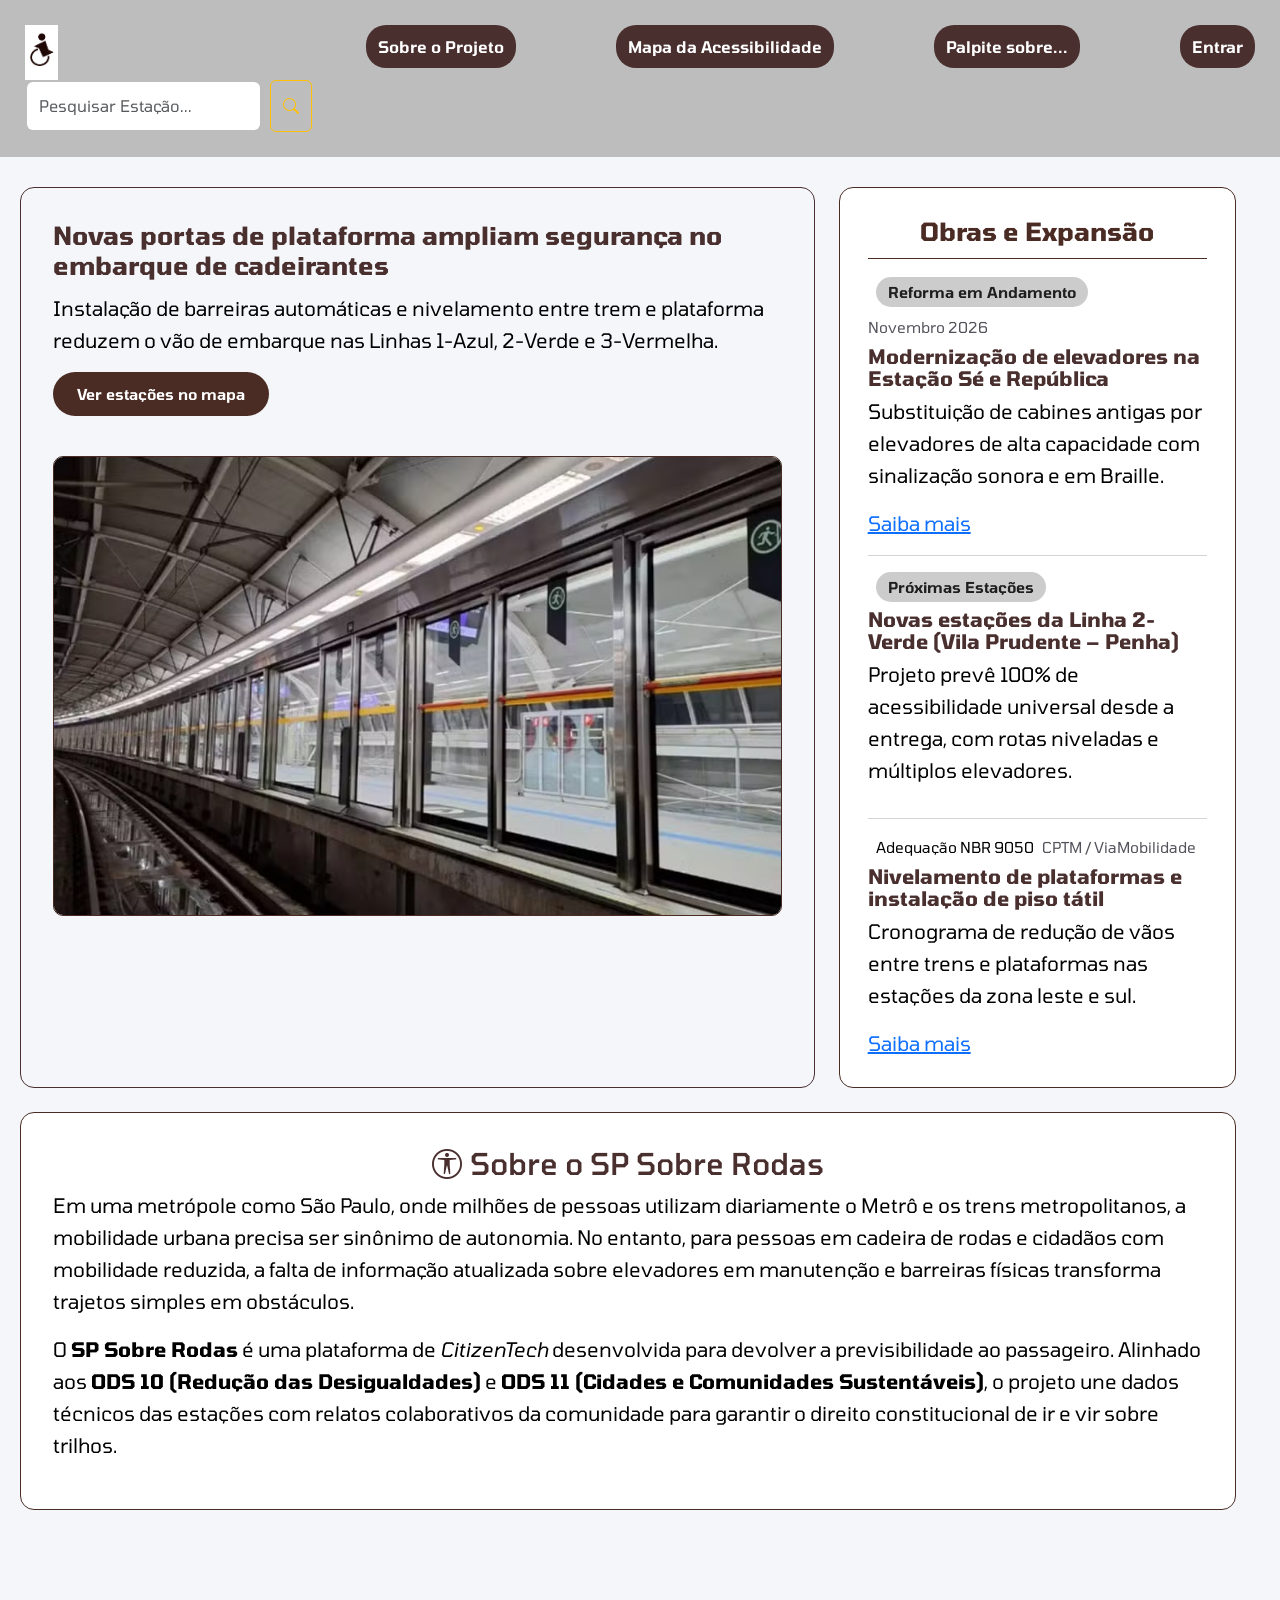
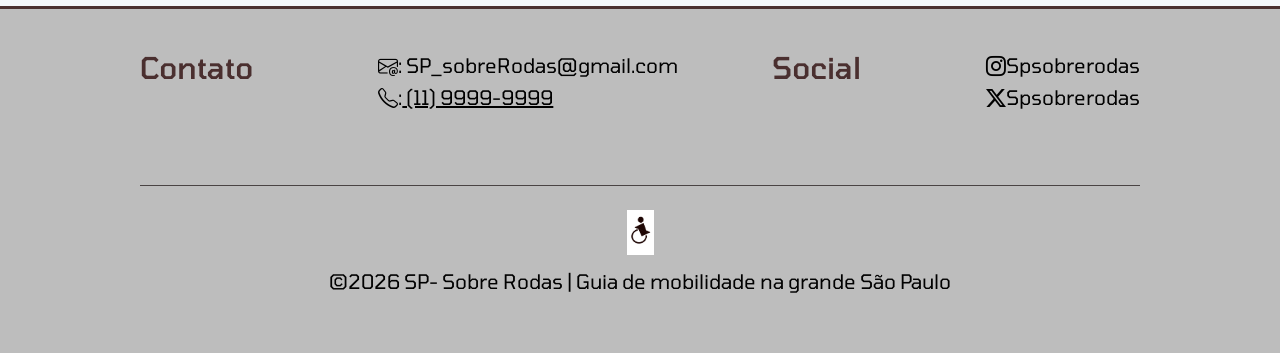
<file: index.html>
<!DOCTYPE html>
<html lang="pt-br">
<head>
    <meta charset="UTF-8">
    <meta name="viewport" content="width=device-width, initial-scale=1.0">
    <title>SP Sobre Rodas</title>


    <link rel="preconnect" href="https://fonts.googleapis.com">
    <link rel="preconnect" href="https://fonts.gstatic.com" crossorigin>
    <link href="https://fonts.googleapis.com/css2?family=Tomorrow:ital,wght@0,100;0,200;0,300;0,400;0,500;0,600;0,700;0,800;0,900;1,100;1,200;1,300;1,400;1,500;1,600;1,700;1,800;1,900&display=swap" rel="stylesheet">

    <link rel="stylesheet" href="https://cdn.jsdelivr.net/npm/bootstrap-icons@1.13.1/font/bootstrap-icons.min.css"> 
    <link href="https://cdn.jsdelivr.net/npm/bootstrap@5.3.3/dist/css/bootstrap.min.css" rel="stylesheet">
    <script src="https://cdn.jsdelivr.net/npm/bootstrap@5.3.3/dist/js/bootstrap.bundle.min.js"></script>


    <link rel="stylesheet" href="ASSETS/CSS/style.css">


</head>
<body>
    <header class="header-container">
        <div class="logo">
            <a href="../../index.html"> 
                <img src="/ASSETS/IMG/sketch1794869266480.png" alt="cadeira de rodas" title="cadeira de rodas">
            </a>
        </div>
        <nav class="nav-capsula">
            <ul class="bar-navegacao">
                <li><a href="/index.html" class="botoes">Sobre o Projeto</a></li>
                <li><a href="./ASSETS/PAGES/mapa.html" class="botoes">Mapa da Acessibilidade</a></li>
                <li><a href="./ASSETS/PAGES/Palpite.html" class="botoes">Palpite sobre...</a></li>
                <li><a href="ASSETS/PAGES/cadastro.html" class="botoes">Entrar</a></li>
            </ul>
        </nav>
        <div class="busca-bootstrap">
            <form class="d-flex" role="search">
                <input class="form-control me-2" type="search" placeholder="Pesquisar Estação..." aria-label="Search">
                <button class="btn btn-outline-warning" type="submit"><i class="bi bi-search"></i></button>
            </form>
        </div>
    </header>
</body>
<main class="container1">
    <section class="editorial" > 
        <div class="destaque-principal">
            <div id="carouselNoticias" class="carousel slide" data-bs-ride="carousel">
                <div class="carousel-inner">
                    <div class="carousel-item active">
                        <div class="row g-4 align-items-center">
                            <div >
                                <h1>
                                    Novas portas de plataforma ampliam segurança no embarque de cadeirantes
                                </h1>
                                <p >
                                    Instalação de barreiras automáticas e nivelamento entre trem e plataforma reduzem o vão de embarque nas Linhas 1-Azul, 2-Verde e 3-Vermelha.
                                </p>
                                <a href="ASSETS/PAGES/mapa.html" class="btn-editorial">
                                    <i aria-hidden="true"></i>Ver estações no mapa
                                </a>
                            </div>
        <div>
            <img src="/ASSETS/IMG/portasmetrosp.avif" alt="Portas automaticas metro de São Paulo" title="Portas automaticas metro de São Paulo">
        </div>
            </div>
                </div>
        <div class="carousel-item">
                            <div>
                                <h2>
                                    Relatos em tempo real ajudam passageiros a evitar elevadores em manutenção
                                </h2>
                                <p class="resumo-editorial">
                                    Com o SP Sobre Rodas, usuários em cadeira de rodas consultam o status de cada estação antes de sair de casa e registram ocorrências na hora.
                                </p>
                                <a href="ASSETS/PAGES/Palpite.html" class="btn-editorial">
                                    <i aria-hidden="true"></i>Deixar meu relato
                                </a>
                            </div>
                            <div class="imgeditorial">
                                <img src="/ASSETS/IMG/elevadoresmetro.jpg"  alt=" elevador em estação de trem de São Paulo" title="Elevador metro sp">
                            </div>
                        </div>
                    </div>
                </div>
                    </div>
                </div>
            </div>
        </div>
    <aside aria-labelledby="titulo-obras">
            <h2>Obras e Expansão</h2>

            <article>
                <div>
                    <span class="ponto-status status-reforma" aria-hidden="true"></span>
                    <span class="categoria-obra">Reforma em Andamento</span>
                    <time datetime="2026-11">Novembro 2026</time>
                </div>
                <h3>Modernização de elevadores na Estação Sé e República</h3>
                <p>Substituição de cabines antigas por elevadores de alta capacidade com sinalização sonora e em Braille.</p>
                <a href="ASSETS/PAGES/mapa.html">
                    <i aria-hidden="true"></i> Saiba mais
                </a>
            </article>
            <article >
                <div >
                    <span aria-hidden="true"></span>
                    <span class="categoria-obra">Próximas Estações</span>
                    <time datetime="11/2026"></time>
                </div>
                <h3>Novas estações da Linha 2-Verde (Vila Prudente – Penha)</h3>
                <p>Projeto prevê 100% de acessibilidade universal desde a entrega, com rotas niveladas e múltiplos elevadores.</p>
                <a href="ASSETS/PAGES/mapa.html">
                </a>
            </article>
            <article>
                <div class="meta-obra">
                    <span  aria-hidden="true"></span>
                    <span>Adequação NBR 9050</span>
                    <time datetime="2026-11">CPTM / ViaMobilidade</time>
                </div>
                <h3>Nivelamento de plataformas e instalação de piso tátil</h3>
                <p>Cronograma de redução de vãos entre trens e plataformas nas estações da zona leste e sul.</p>
                <a href="ASSETS/PAGES/mapa.html" class="link-saiba-mais">
                    <i aria-hidden="true"></i> Saiba mais
                </a>
            </article>
        </aside>
    <section class="dissertacao-projeto" aria-labelledby="titulo-intuito">
        <h2><i class="bi bi-universal-access-circle me-2" aria-hidden="true"></i>Sobre o SP Sobre Rodas</h2>
        <p>
            Em uma metrópole como São Paulo, onde milhões de pessoas utilizam diariamente o Metrô e os trens metropolitanos, a mobilidade urbana precisa ser sinônimo de autonomia. No entanto, para pessoas em cadeira de rodas e cidadãos com mobilidade reduzida, a falta de informação atualizada sobre elevadores em manutenção e barreiras físicas transforma trajetos simples em obstáculos.
        </p>
        <p>
            O <strong>SP Sobre Rodas</strong> é uma plataforma de <em>CitizenTech</em> desenvolvida para devolver a previsibilidade ao passageiro. Alinhado aos <strong>ODS 10 (Redução das Desigualdades)</strong> e <strong>ODS 11 (Cidades e Comunidades Sustentáveis)</strong>, o projeto une dados técnicos das estações com relatos colaborativos da comunidade para garantir o direito constitucional de ir e vir sobre trilhos.
        </p>
    </section>
</main>


<footer>
    <div class="footer-coluna">
        <h4 class="contato">Contato</h4>
        <ul>
            <li><i class="bi bi-envelope-at"></i>: SP_sobreRodas@gmail.com</li>
            <li><i class="bi bi-telephone"></i>:<a href="tel: (11) 9999-9999"> (11) 9999-9999</a></li>
        </ul>
        <h4 class="redessociais">Social</h4>
        <ul>
            <li><i class="bi bi-instagram"></i>Spsobrerodas</li>
            <li><i class="bi bi-twitter-x"></i>Spsobrerodas</li>
        </ul>
        <div class="footer-marca">
            <img class="logo-footer" src="/ASSETS/IMG/sketch1794869266480.png" alt="Logo" title="cadeira de rodas">
            <p>&copy;2026 SP- Sobre Rodas | Guia de mobilidade na grande São Paulo </p>
        </div>
</footer>
</html>
</file>
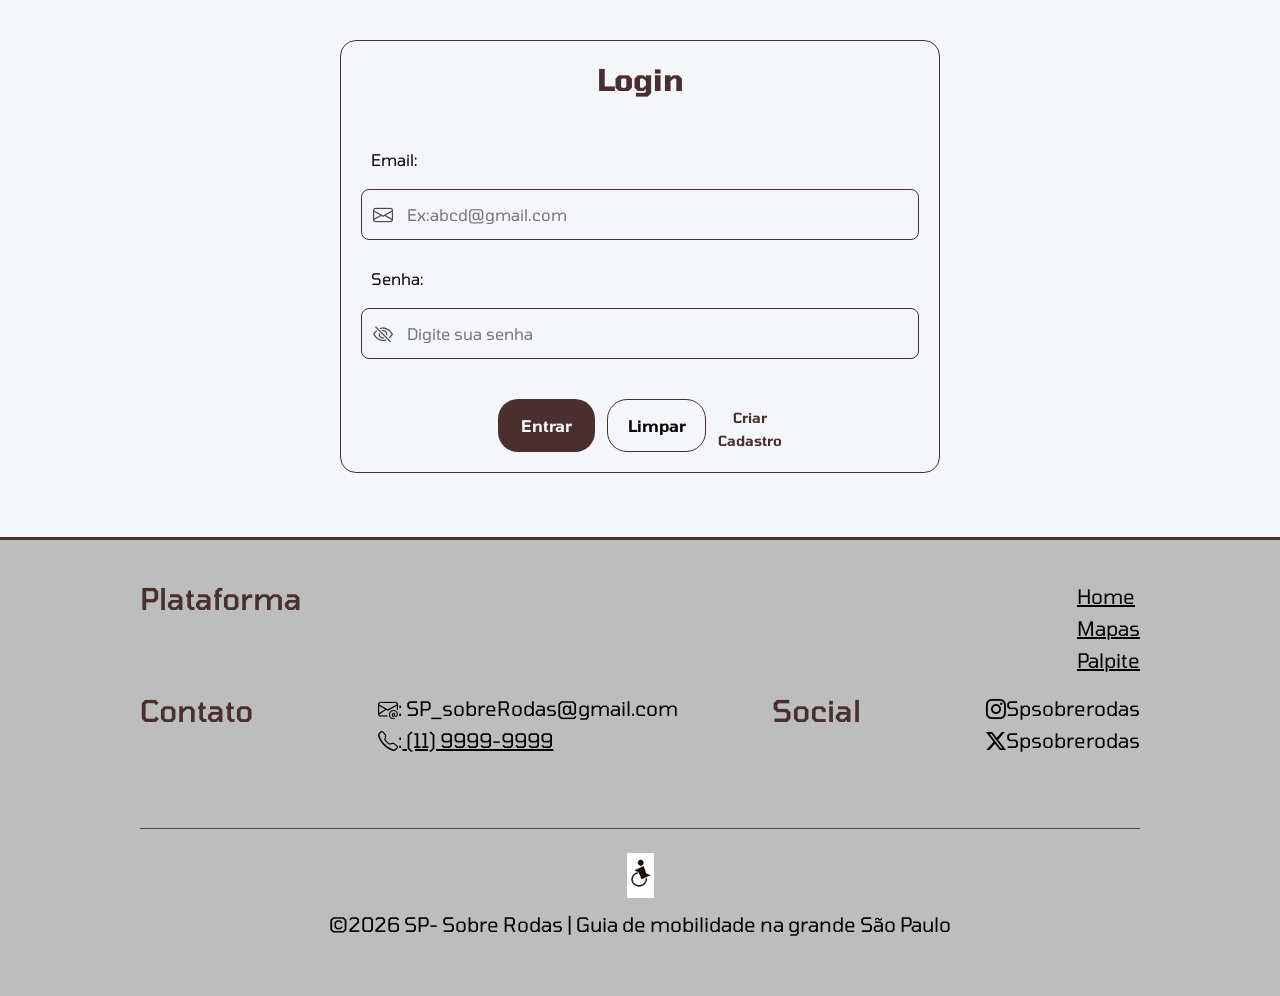
<file: ASSETS/PAGES/cadastro.html>
<!DOCTYPE html>
<html lang="pt-br">
<head>
    <meta charset="UTF-8">
    <meta name="viewport" content="width=device-width, initial-scale=1.0">
    <title>Área de Cadastro - SP Sobre Rodas</title>

<link rel="icon" type="image/svg+xml" href="data:image/svg+xml;utf8,<svg xmlns='http://www.w3.org/2000/svg' width='16' height='16' fill='white' viewBox='0 0 16 16'><path fill-rule='evenodd' d='M10 3.5a.5.5 0 0 0-.5-.5h-8a.5.5 0 0 0-.5.5v9a.5.5 0 0 0 .5.5h8a.5.5 0 0 0 .5-.5v-2a.5.5 0 0 1 1 0v2A1.5 1.5 0 0 1 9.5 14h-8A1.5 1.5 0 0 1 0 12.5v-9A1.5 1.5 0 0 1 1.5 2h8A1.5 1.5 0 0 1 11 3.5v2a.5.5 0 0 1-1 0z'/><path fill-rule='evenodd' d='M4.146 8.354a.5.5 0 0 1 0-.708l3-3a.5.5 0 1 1 .708.708L5.707 7.5H14.5a.5.5 0 0 1 0 1H5.707l2.147 2.146a.5.5 0 0 1-.708.708z'/></svg>">    
    <link rel="preconnect" href="https://fonts.googleapis.com">
    <link rel="preconnect" href="https://fonts.gstatic.com" crossorigin>
    <link href="https://fonts.googleapis.com/css2?family=Tomorrow:ital,wght@0,100;0,200;0,300;0,400;0,500;0,600;0,700;0,800;0,900;1,100;1,200;1,300;1,400;1,500;1,600;1,700;1,800;1,900&display=swap" rel="stylesheet">

    <link rel="stylesheet" href="https://cdn.jsdelivr.net/npm/bootstrap-icons@1.13.1/font/bootstrap-icons.min.css"> 
    <link href="https://cdn.jsdelivr.net/npm/bootstrap@5.3.3/dist/css/bootstrap.min.css" rel="stylesheet">

    <link rel="stylesheet" href="../CSS/style.css">
</head>
<body>
    <form id="dados-login" name="dados-login" action="processar_login.php" method="POST" class="form">
        <h1 class="titulos">Login</h1>
        <div class="box-cad">
        <label for="email-login">Email:</label>
        <i class="bi bi-envelope"></i>
        <input type="email" placeholder="Ex:abcd@gmail.com" id="email-login" name="email" required>
        </div>
<div class="box-cad">
        <label for="senha-login">Senha:</label>
        <i class="bi bi-eye-slash" id="toggleSenhaLogin"></i>
        <input type="password" placeholder="Digite sua senha" id="senha-login" name="senha" required>
</div>
    <div >
        <button class="botoes" type="submit">Entrar</button>
        <button class="botoes"type="reset">Limpar</button>
        <a class="botao-cad" href="criarcadastro.html">Criar Cadastro</a>
    </div>

    </form>


<footer>
    <div class="footer-coluna">
        <h4>Plataforma</h4>
        <ul class="links">
            <li><a href="../../index.html">Home</a></li>
            <li><a href="../PAGES/mapa.html">Mapas</a></li>
            <li><a href="../PAGES/Palpite.html">Palpite</a> </li>
        </ul>
    </div>
    <div class="footer-coluna">
        <h4 class="contato">Contato</h4>
        <ul>
            <li><i class="bi bi-envelope-at"></i>: SP_sobreRodas@gmail.com</li>
            <li><i class="bi bi-telephone"></i>:<a href="tel: (11) 9999-9999"> (11) 9999-9999</a></li>
        </ul>
        <h4 class="redessociais">Social</h4>
        <ul>
            <li><i class="bi bi-instagram"></i>Spsobrerodas</li>
            <li><i class="bi bi-twitter-x"></i>Spsobrerodas</li>
        </ul>
        <div class="footer-marca">
            <img class="logo-footer" src="../IMG/sketch1794869266480.png" alt="Logo" title="cadeira de rodas">
            <p>&copy;2026 SP- Sobre Rodas | Guia de mobilidade na grande São Paulo </p>
        </div>
</footer>


</body>
</html>
</file>
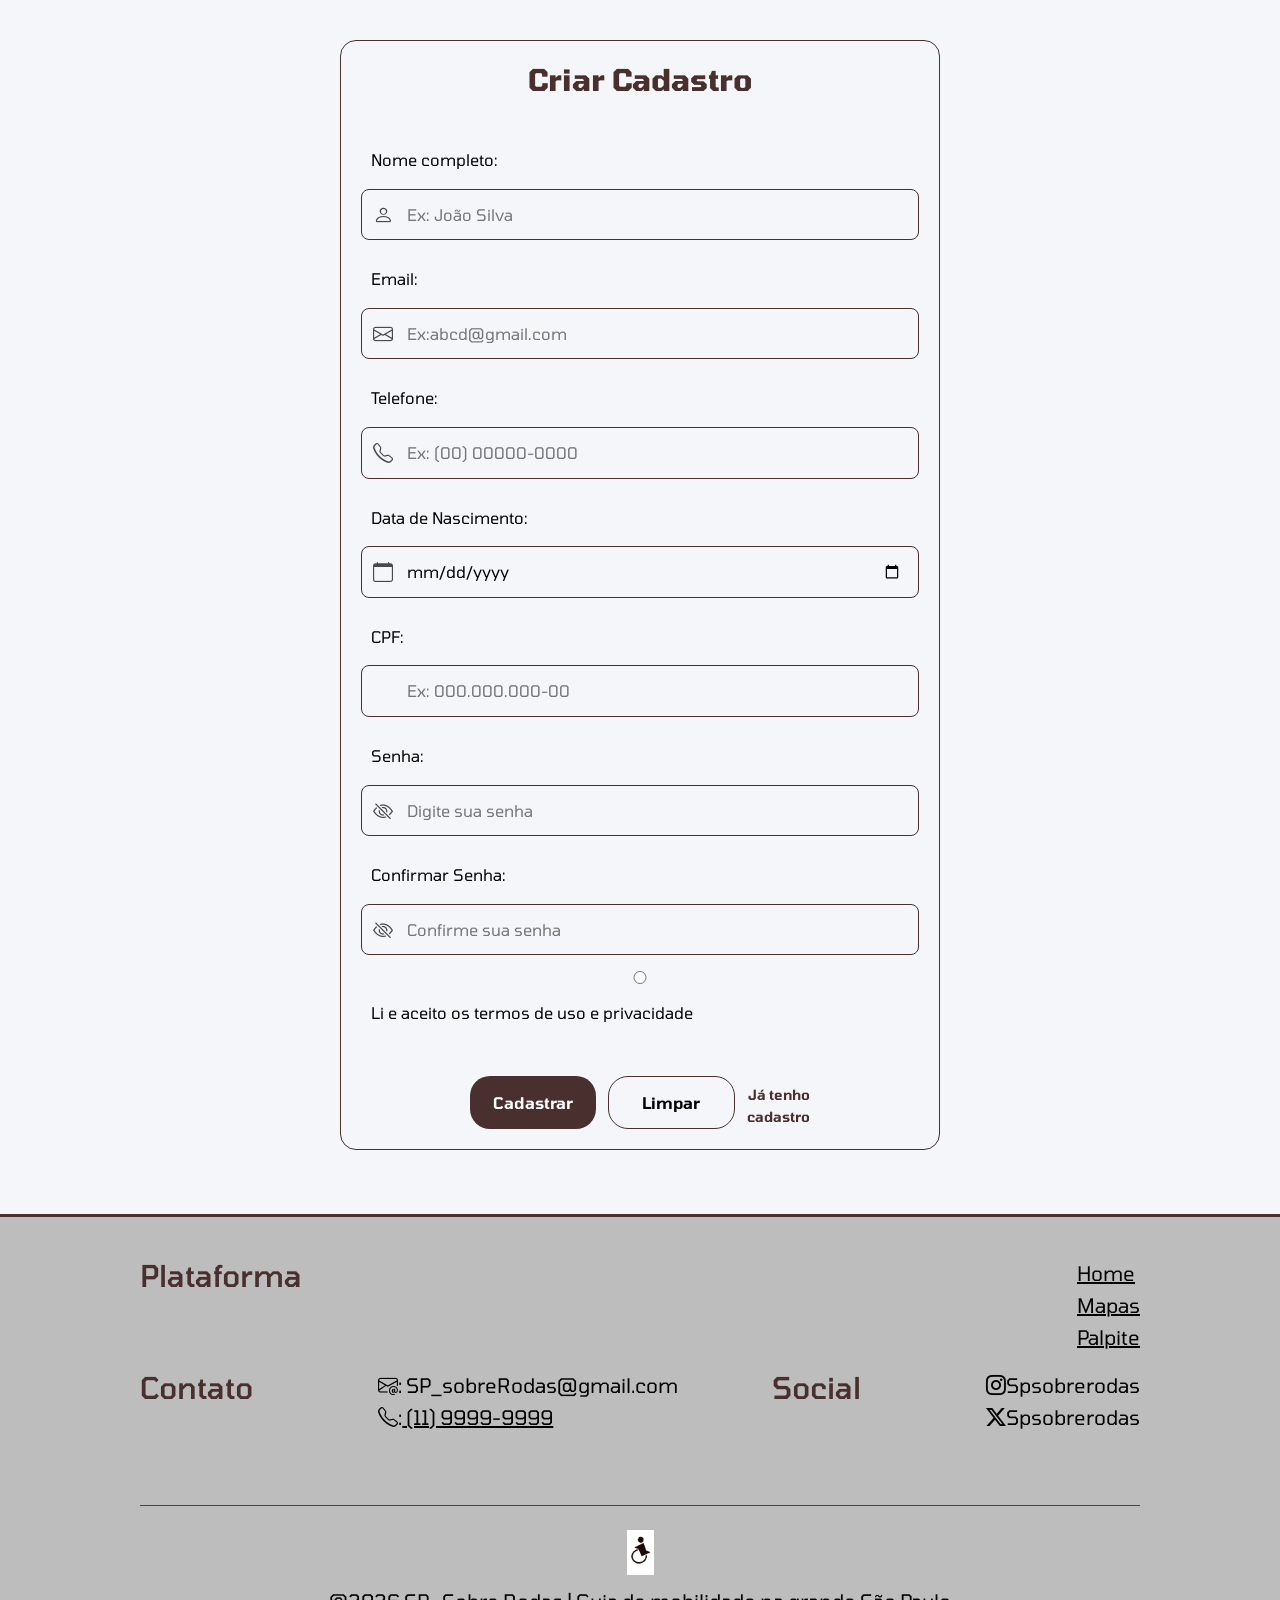
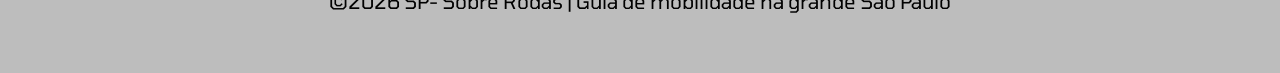
<file: ASSETS/PAGES/criarcadastro.html>
<!DOCTYPE html>
<html lang="en">
<head>
    <meta charset="UTF-8">
    <meta name="viewport" content="width=device-width, initial-scale=1.0">
    <title>Criar Cadastro - SP Sobre Rodas</title>

<link rel="icon" type="image/svg+xml" href="data:image/svg+xml;utf8,<svg xmlns='http://www.w3.org/2000/svg' width='16' height='16' fill='white' viewBox='0 0 16 16'><path fill-rule='evenodd' d='M10 3.5a.5.5 0 0 0-.5-.5h-8a.5.5 0 0 0-.5.5v9a.5.5 0 0 0 .5.5h8a.5.5 0 0 0 .5-.5v-2a.5.5 0 0 1 1 0v2A1.5 1.5 0 0 1 9.5 14h-8A1.5 1.5 0 0 1 0 12.5v-9A1.5 1.5 0 0 1 1.5 2h8A1.5 1.5 0 0 1 11 3.5v2a.5.5 0 0 1-1 0z'/><path fill-rule='evenodd' d='M4.146 8.354a.5.5 0 0 1 0-.708l3-3a.5.5 0 1 1 .708.708L5.707 7.5H14.5a.5.5 0 0 1 0 1H5.707l2.147 2.146a.5.5 0 0 1-.708.708z'/></svg>">    
    <link rel="preconnect" href="https://fonts.googleapis.com">
    <link rel="preconnect" href="https://fonts.gstatic.com" crossorigin>
    <link href="https://fonts.googleapis.com/css2?family=Tomorrow:ital,wght@0,100;0,200;0,300;0,400;0,500;0,600;0,700;0,800;0,900;1,100;1,200;1,300;1,400;1,500;1,600;1,700;1,800;1,900&display=swap" rel="stylesheet">

    <link rel="stylesheet" href="https://cdn.jsdelivr.net/npm/bootstrap-icons@1.13.1/font/bootstrap-icons.min.css"> 
    <link href="https://cdn.jsdelivr.net/npm/bootstrap@5.3.3/dist/css/bootstrap.min.css" rel="stylesheet">

    <link rel="stylesheet" href="../CSS/style.css">
</head>
<form id="dados-cadastro" name="dados-cadastro" action="processar_cadastro.php" method="POST" class="form">
        <h1 class="titulos">Criar Cadastro</h1>
        
    <div class="box-cad">
        <label for="nome">Nome completo:</label>
        <i class="bi bi-person"></i>
        <input type="text" placeholder="Ex: João Silva" id="nome" name="nome" required>
    </div>
    
    <div class="box-cad">
        <label for="email">Email:</label>
        <i class="bi bi-envelope"></i>
        <input type="email" placeholder="Ex:abcd@gmail.com" id="email" name="email" required>
    </div>

    <div class="box-cad">
        <label for="telefone">Telefone:</label>
        <i class="bi bi-telephone"></i>
        <input type="tel" placeholder="Ex: (00) 00000-0000" id="telefone" name="telefone" required>
    </div>

    <div class="box-cad">
        <label for="data-nascimento">Data de Nascimento:</label>
        <i class="bi bi-calendar"></i>
        <input type="date" id="data-nascimento" name="data-nascimento" required>   
    </div>

    <div class="box-cad">
        <label for="cpf">CPF:</label>
        <input type="text" placeholder="Ex: 000.000.000-00" id="cpf" name="cpf" required>
    </div>

    <div class="box-cad">
        <label for="senha">Senha:</label>
        <i class="bi bi-eye-slash" id="toggleSenha"></i>
        <input type="password" placeholder="Digite sua senha" id="senha" name="senha" required>
    </div>

    <div class="box-cad">
        <label for="confirmar-senha">Confirmar Senha:</label>
        <i class="bi bi-eye-slash" id="toggleConfirmarSenha"></i>
        <input type="password" placeholder="Confirme sua senha" id="confirmar-senha" name="confirmar-senha" required>
    </div>

<div class="box-cad termo-container"> 
    <input type="radio" class="radio" id="termo" name="termo">
    <label for="termo"> Li e aceito os termos de uso e privacidade</label>
</div>

    <div >
        <button class="botoes"type="submit">Cadastrar</button>
        <button class="botoes"type="reset">Limpar</button>
        <a href="cadastro.html"class="botao-cad">Já tenho cadastro</a>
    </div>
    </form>
</body>
<footer>
    <div class="footer-coluna">
        <h4>Plataforma</h4>
        <ul class="links">
            <li><a href="../../index.html">Home</a></li>
            <li><a href="../PAGES/mapa.html">Mapas</a></li>
            <li><a href="../PAGES/Palpite.html">Palpite</a> </li>
        </ul>
    </div>
    <div class="footer-coluna">
        <h4 class="contato">Contato</h4>
        <ul>
            <li><i class="bi bi-envelope-at"></i>: SP_sobreRodas@gmail.com</li>
            <li><i class="bi bi-telephone"></i>:<a href="tel: (11) 9999-9999"> (11) 9999-9999</a></li>
        </ul>
        <h4 class="redessociais">Social</h4>
        <ul>
            <li><i class="bi bi-instagram"></i>Spsobrerodas</li>
            <li><i class="bi bi-twitter-x"></i>Spsobrerodas</li>
        </ul>
        <div class="footer-marca">
            <img class="logo-footer" src="../IMG/sketch1794869266480.png" alt="Logo" title="cadeira de rodas">
            <p>&copy;2026 SP- Sobre Rodas | Guia de mobilidade na grande São Paulo </p>
        </div>
</footer>
</html>
</file>
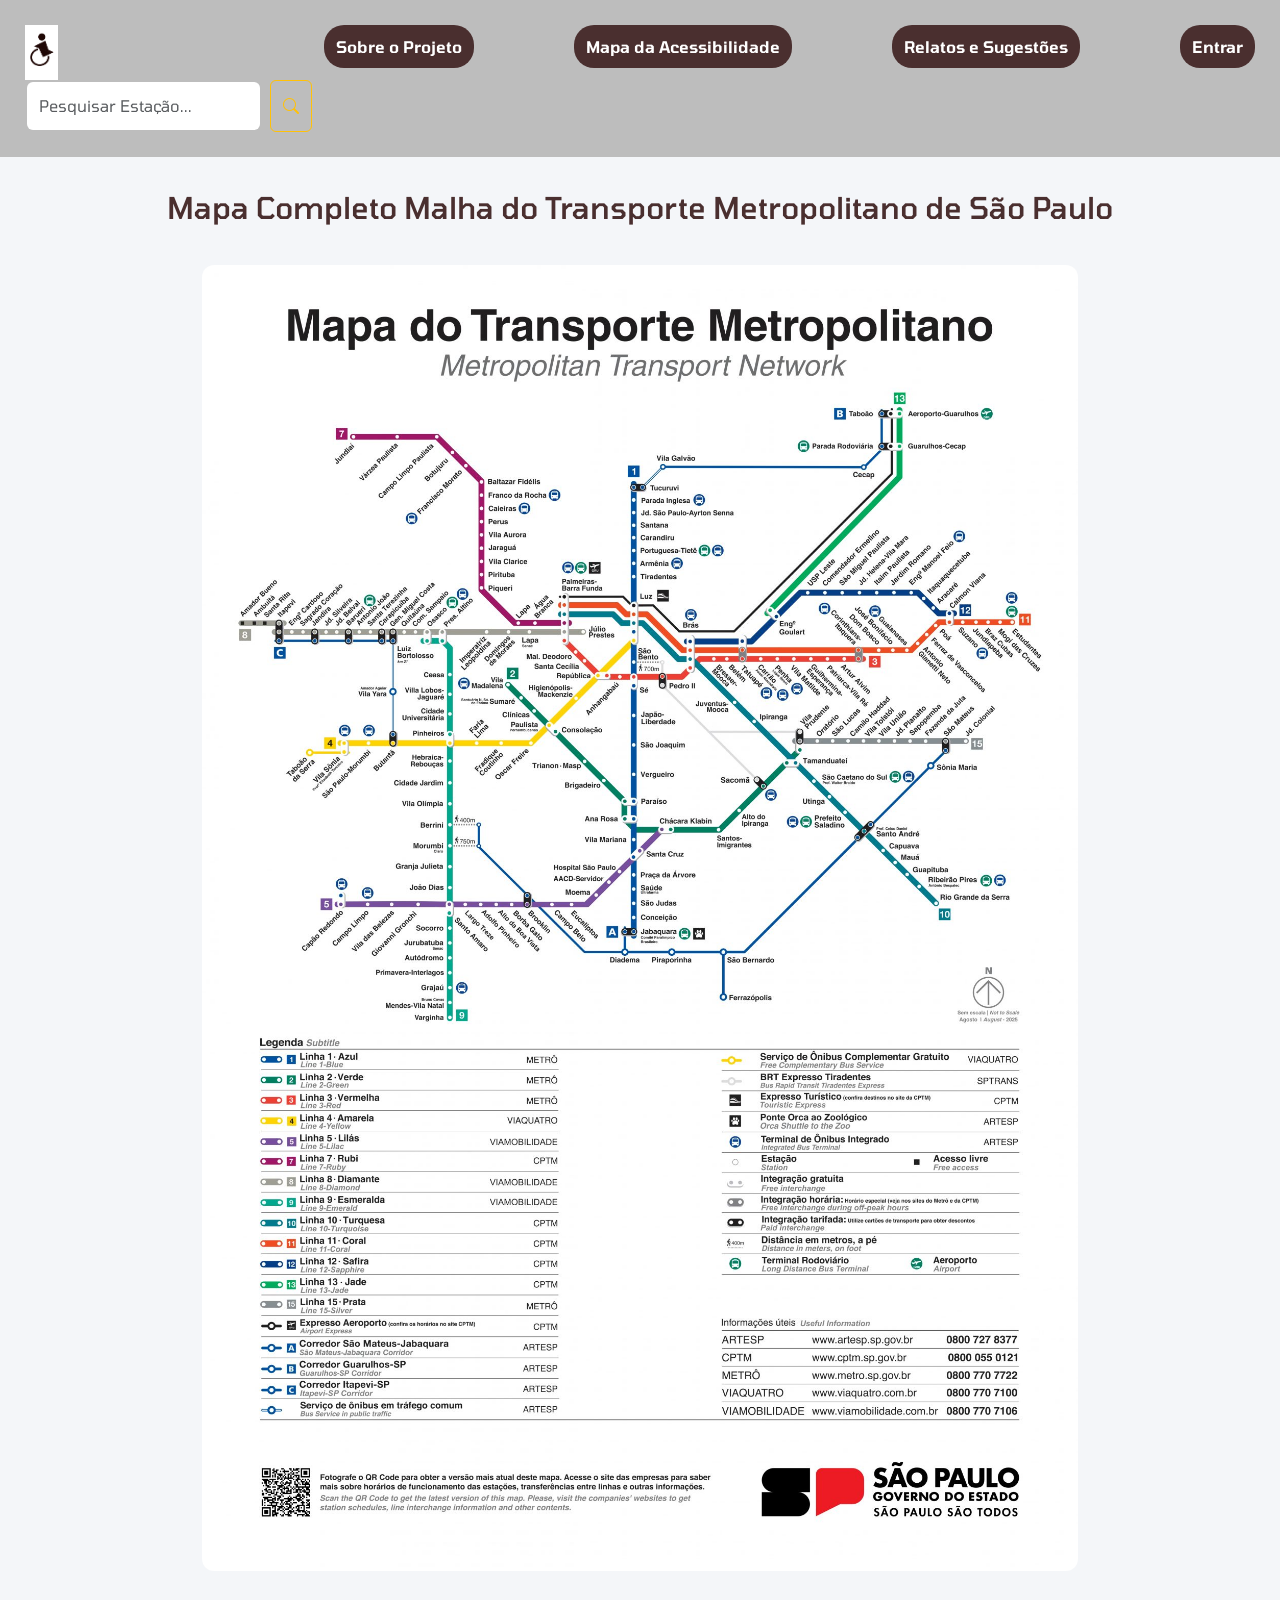
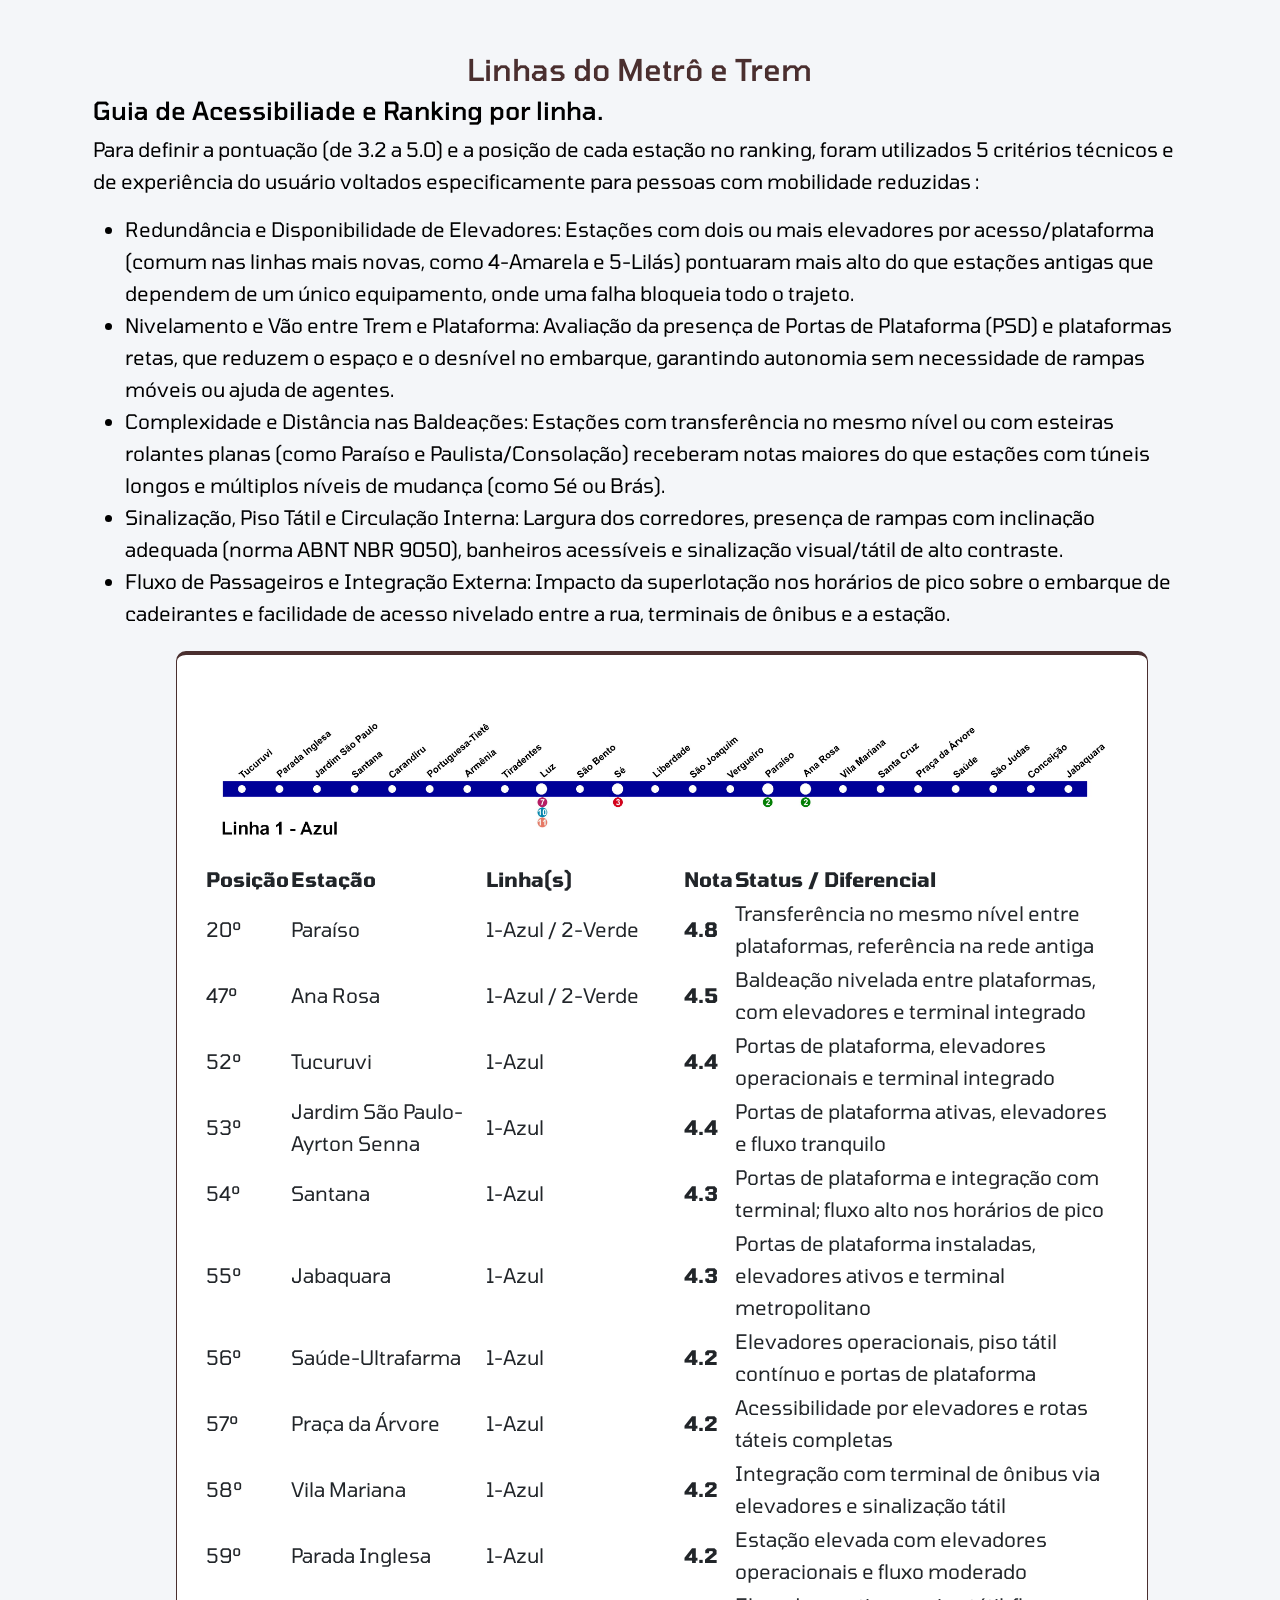
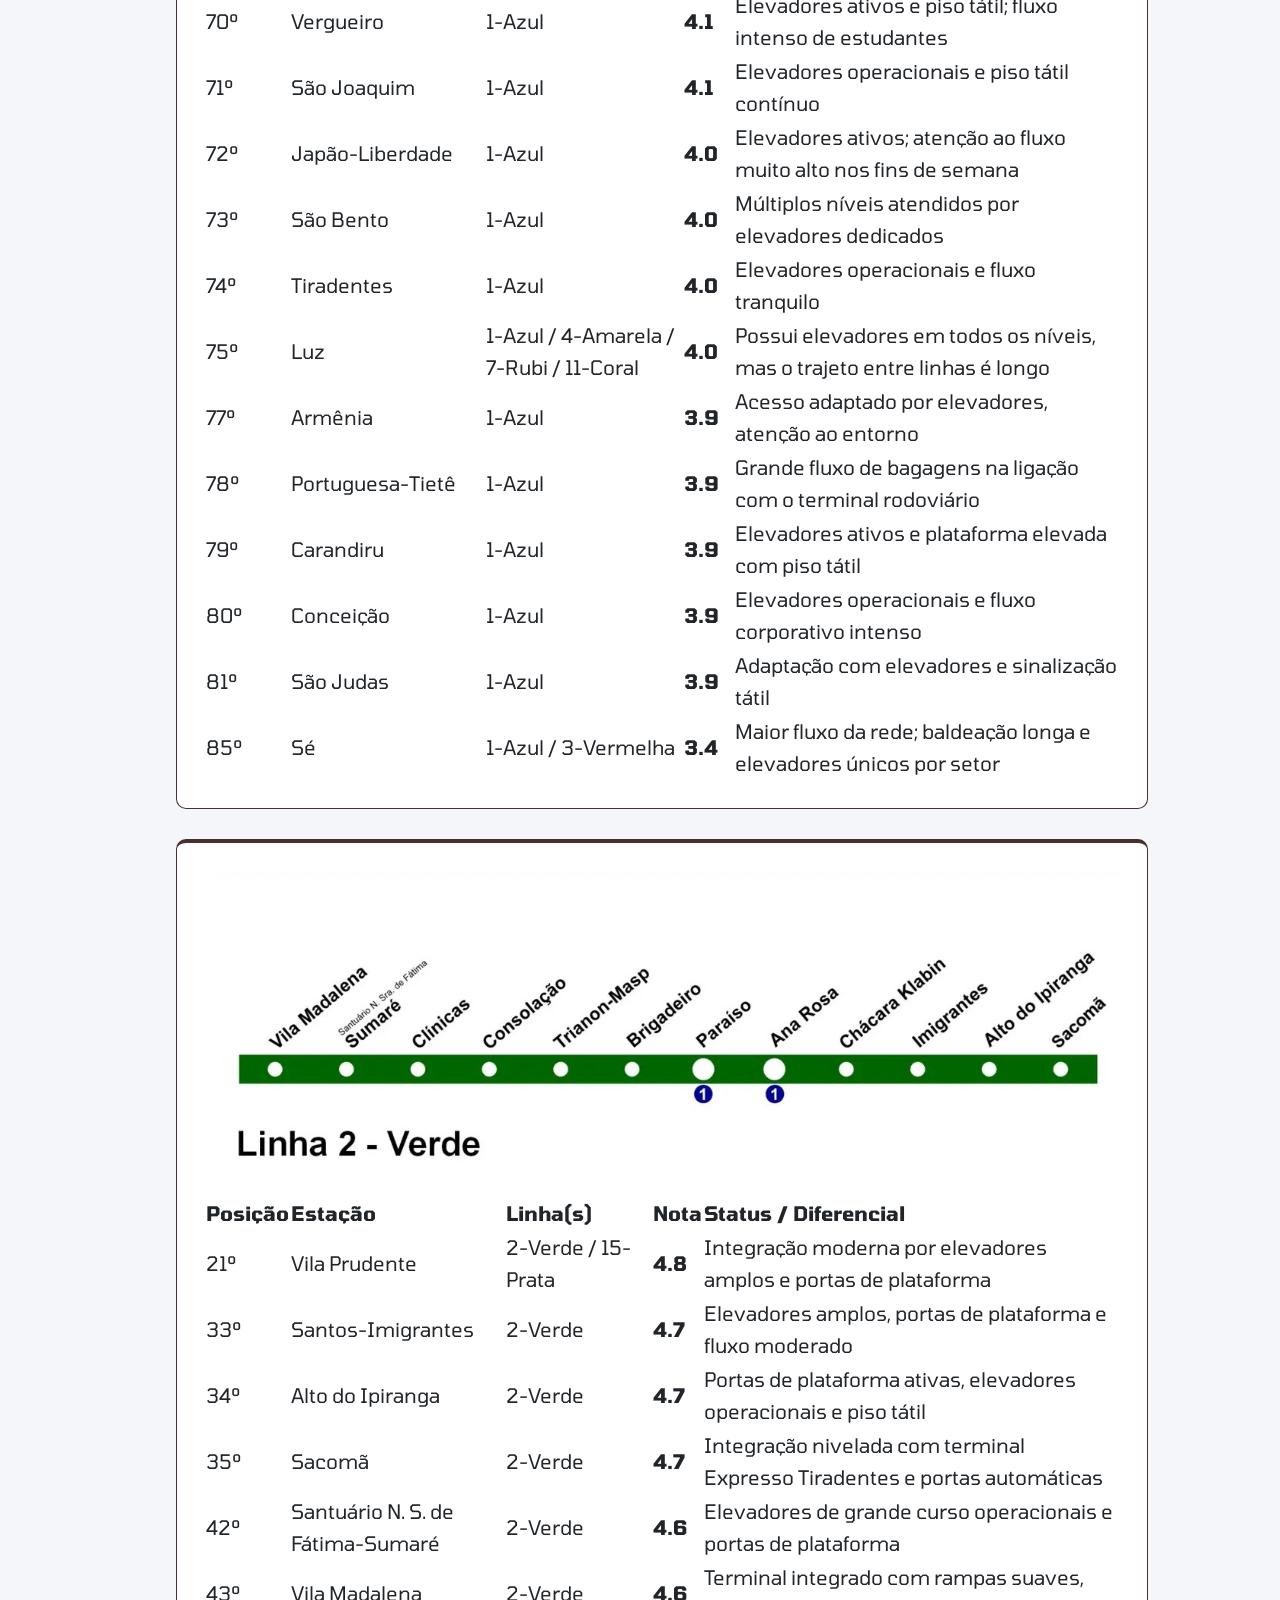
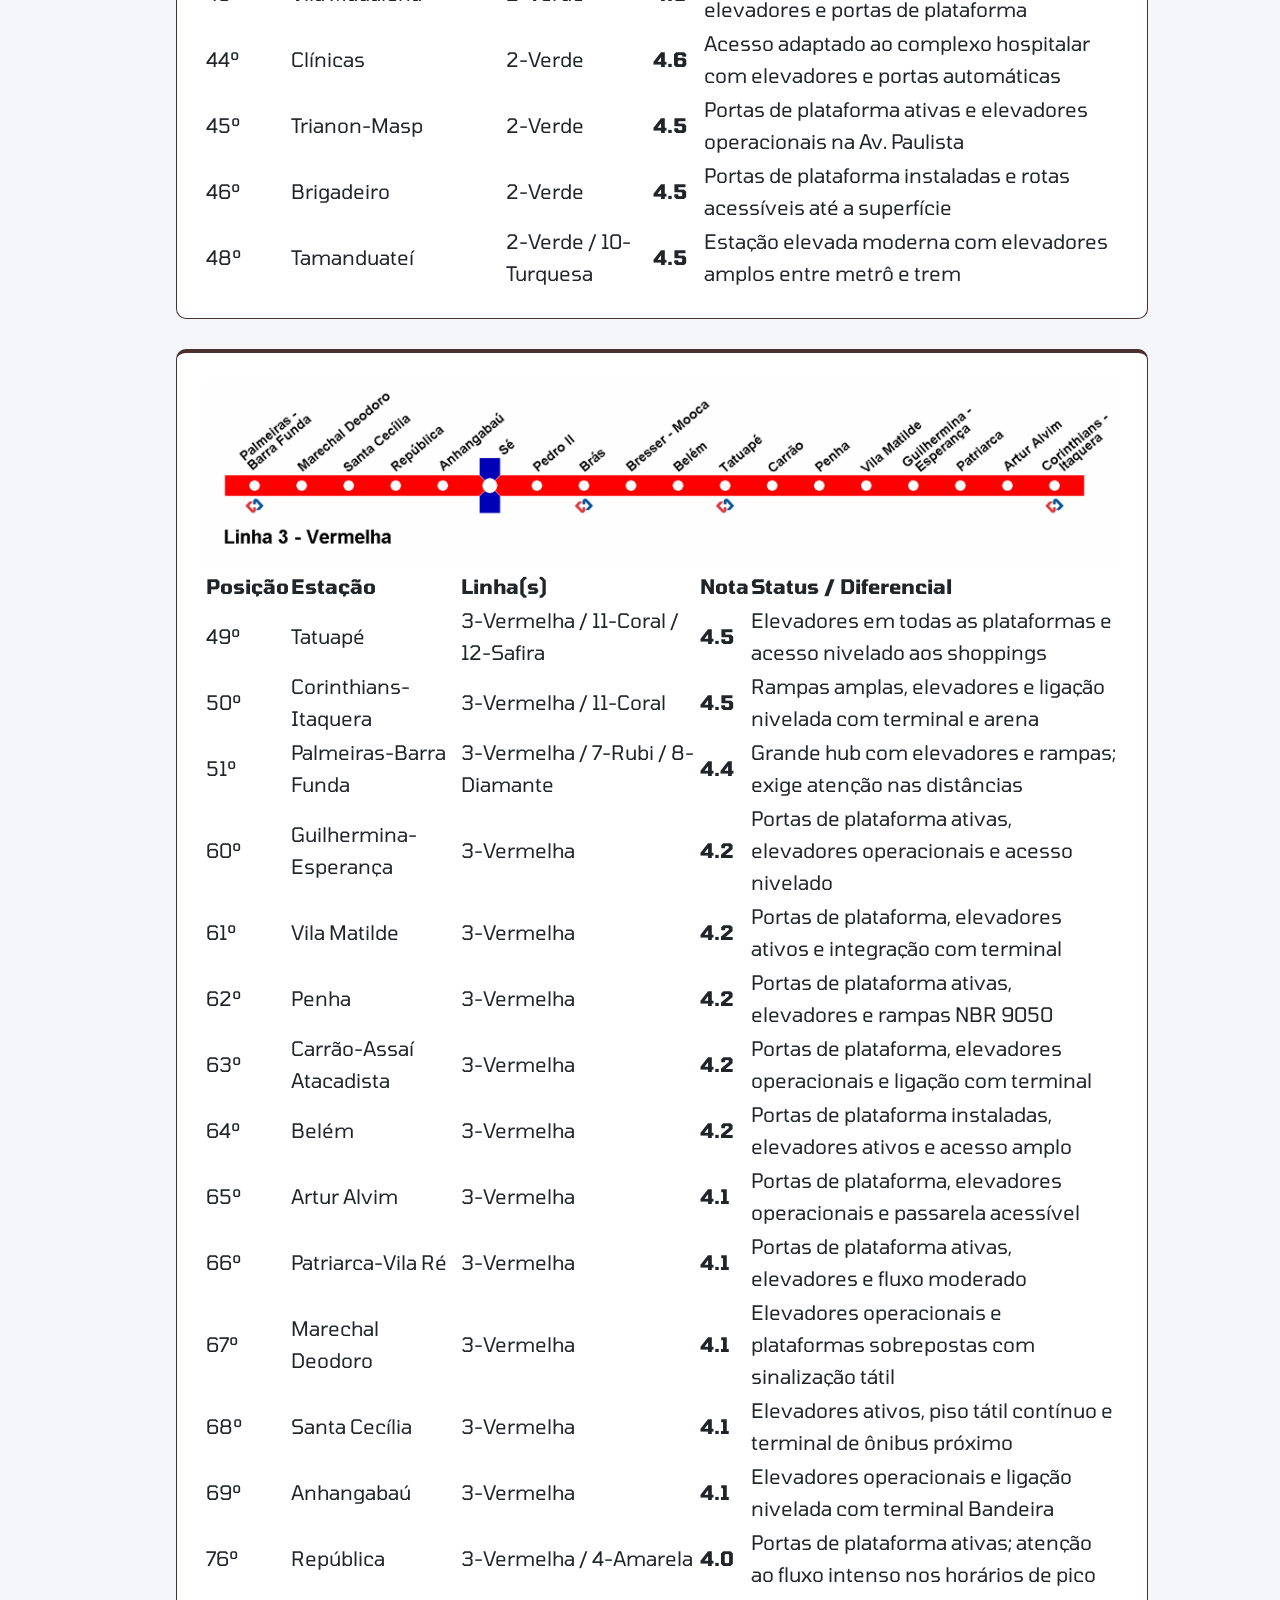
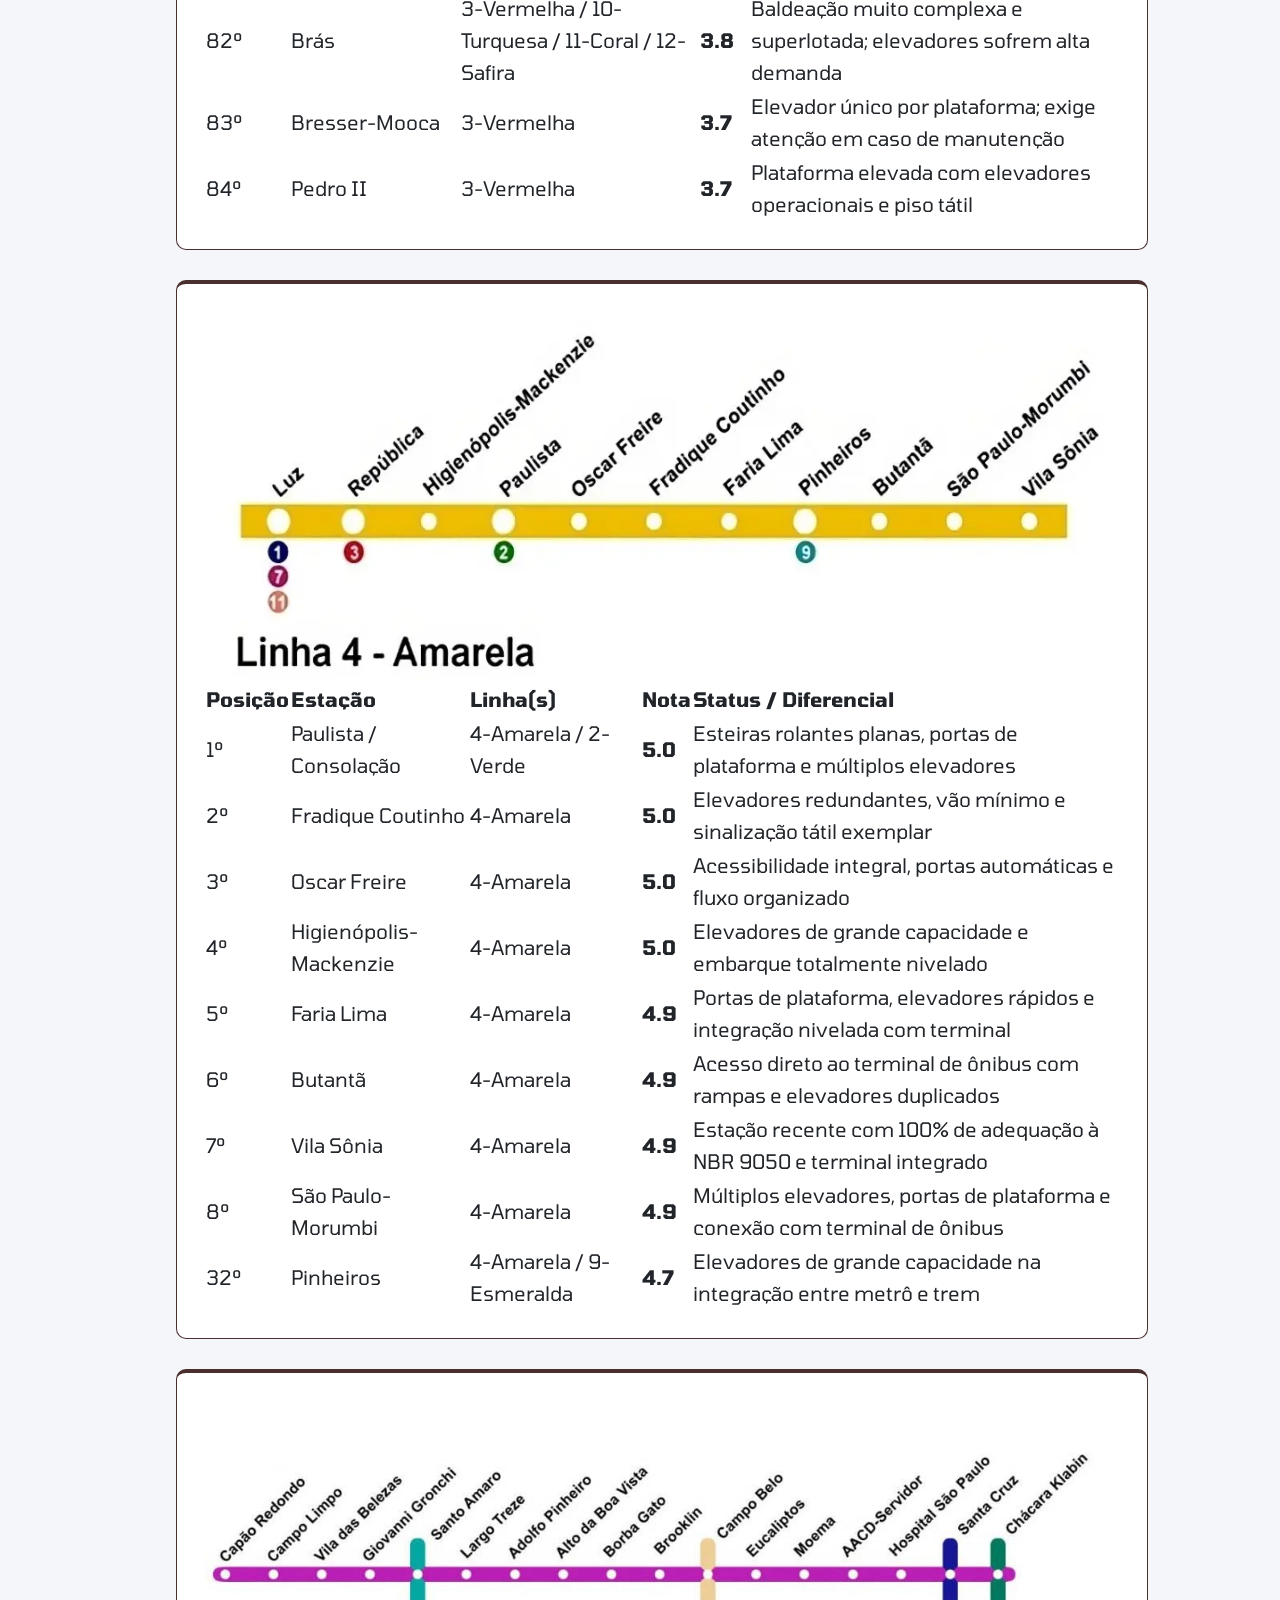
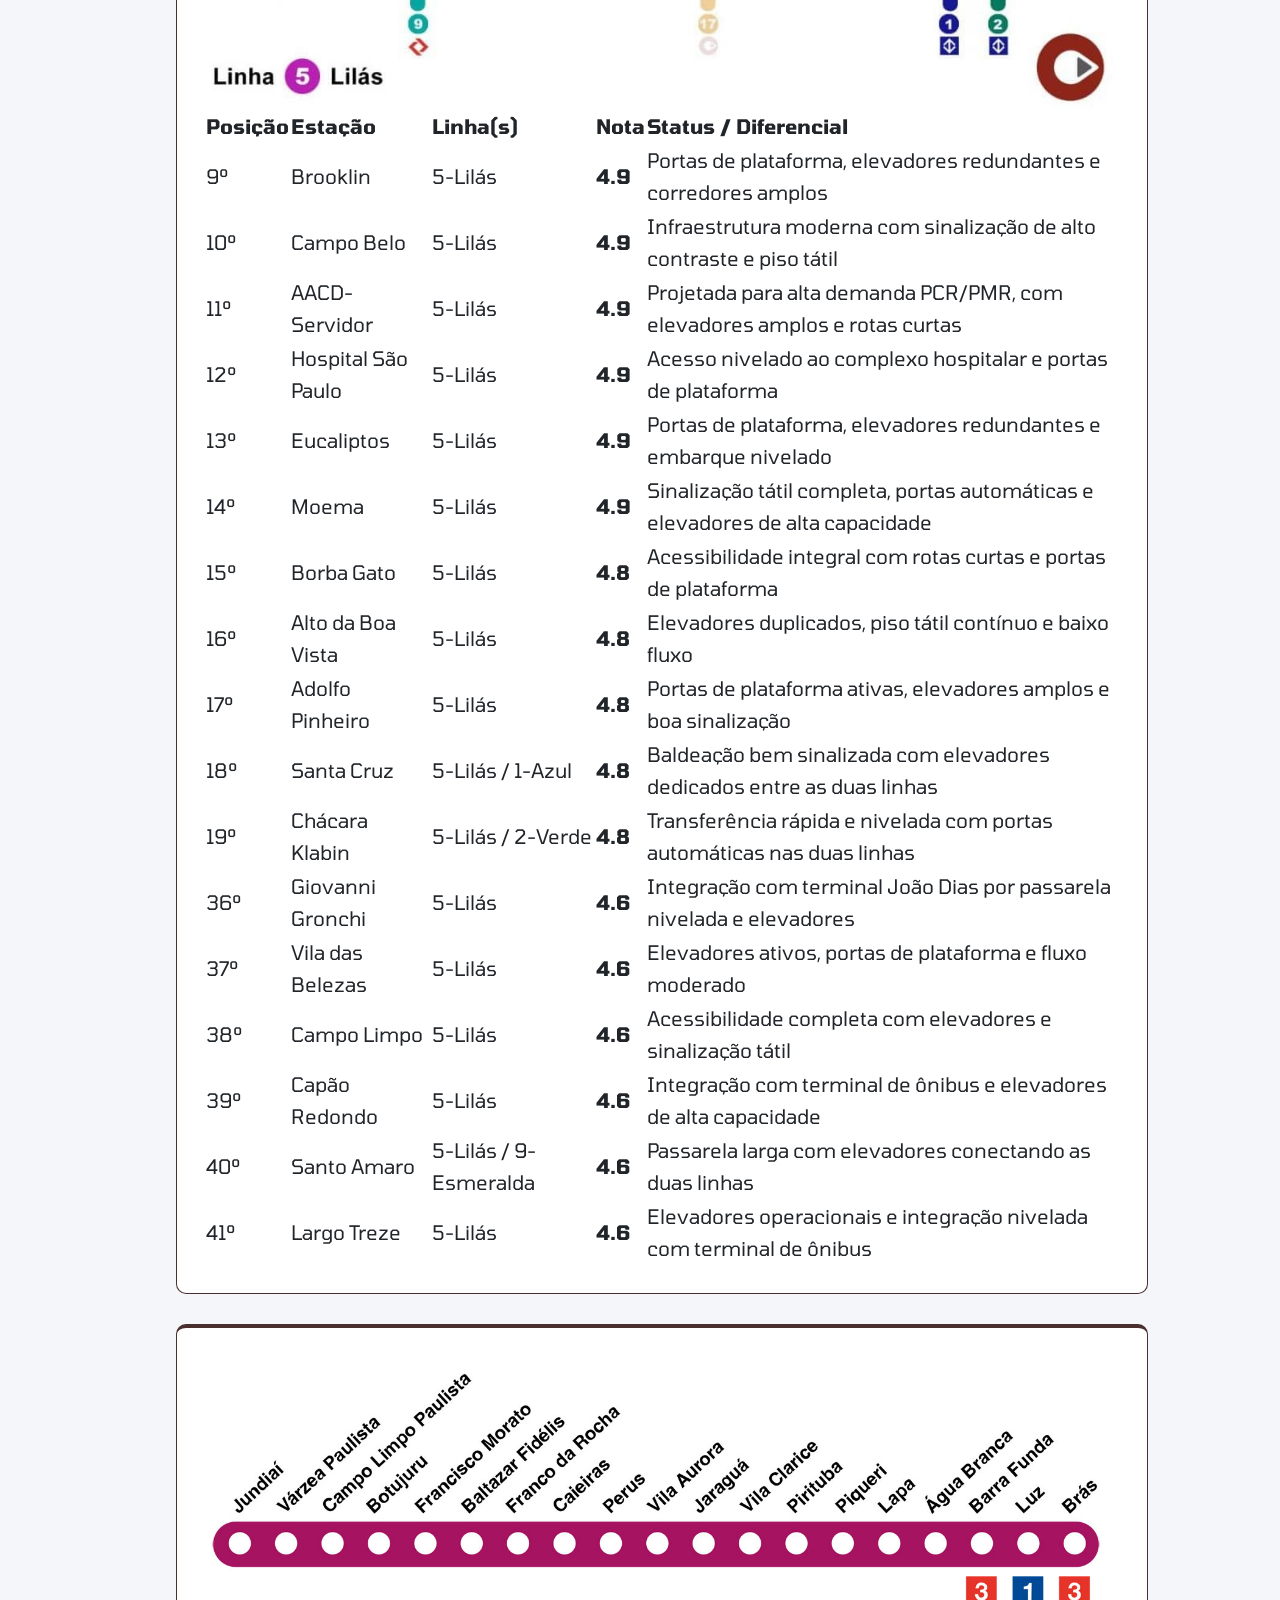
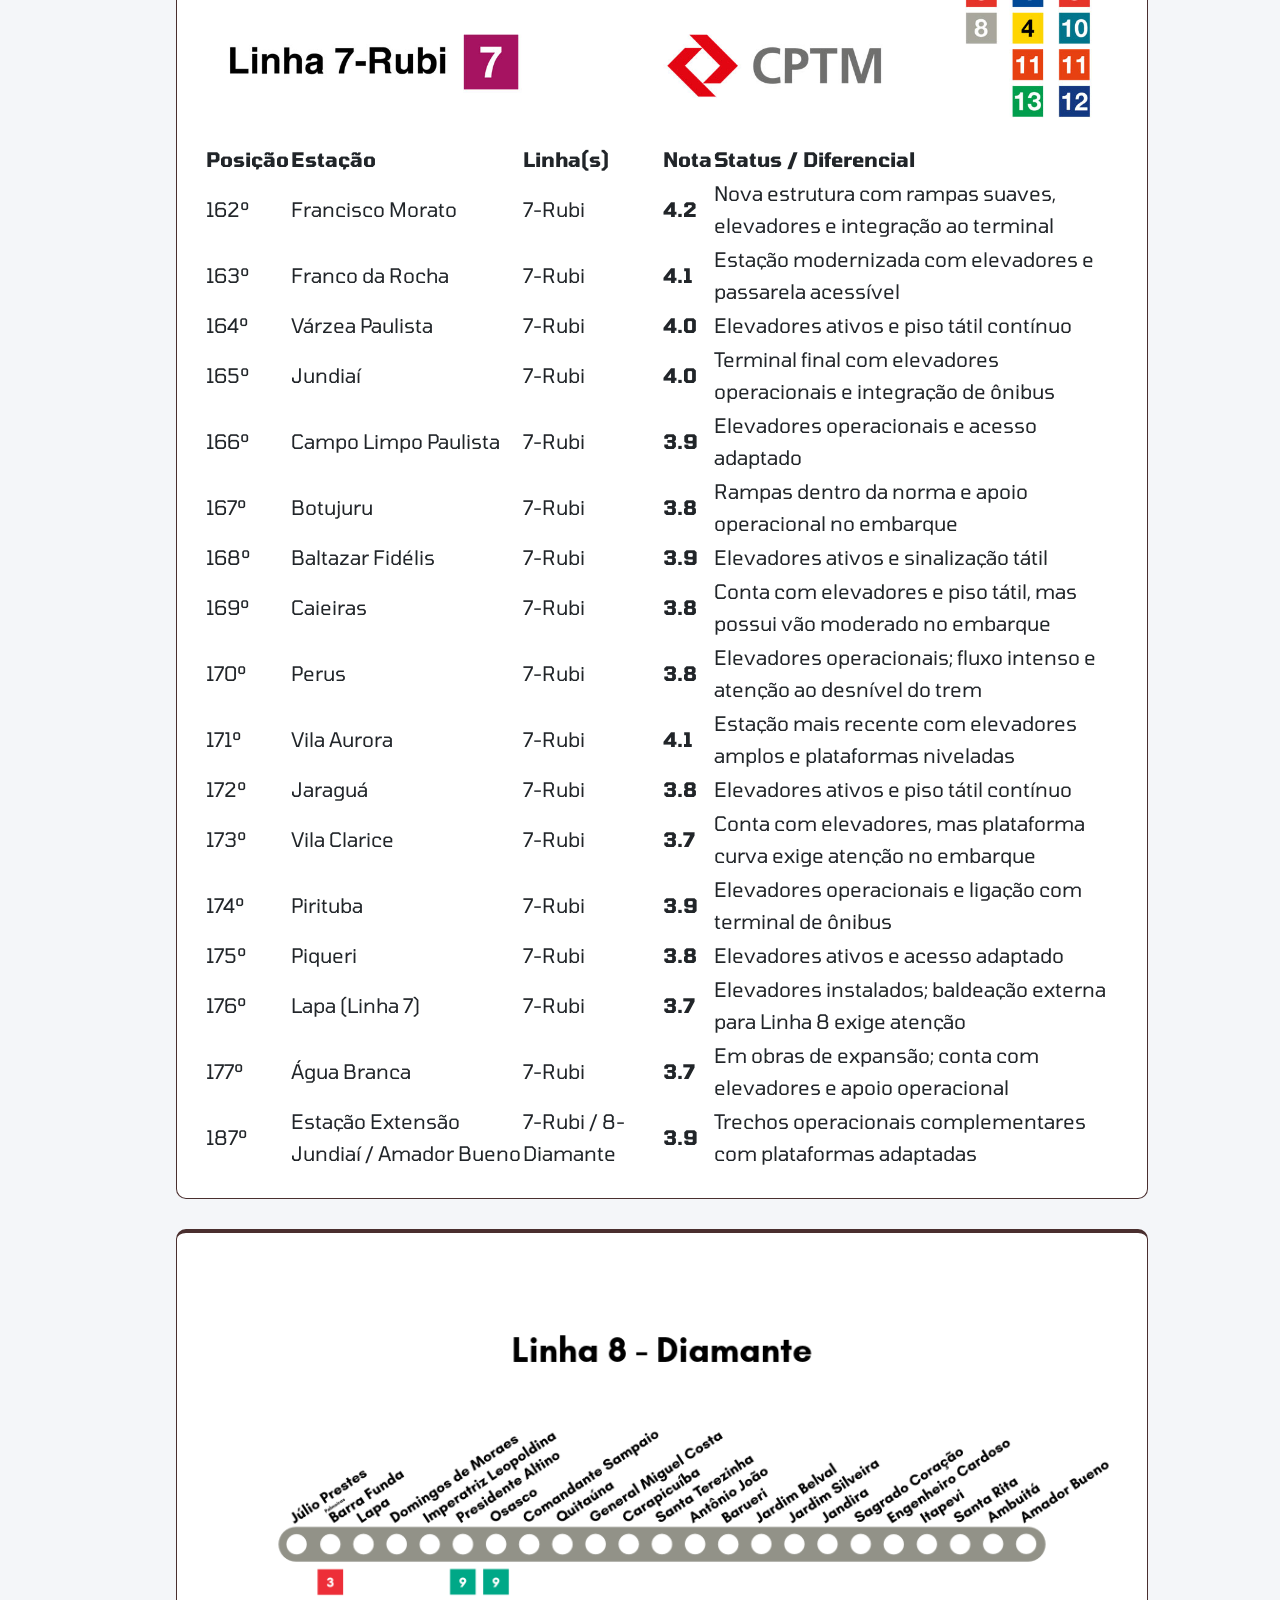
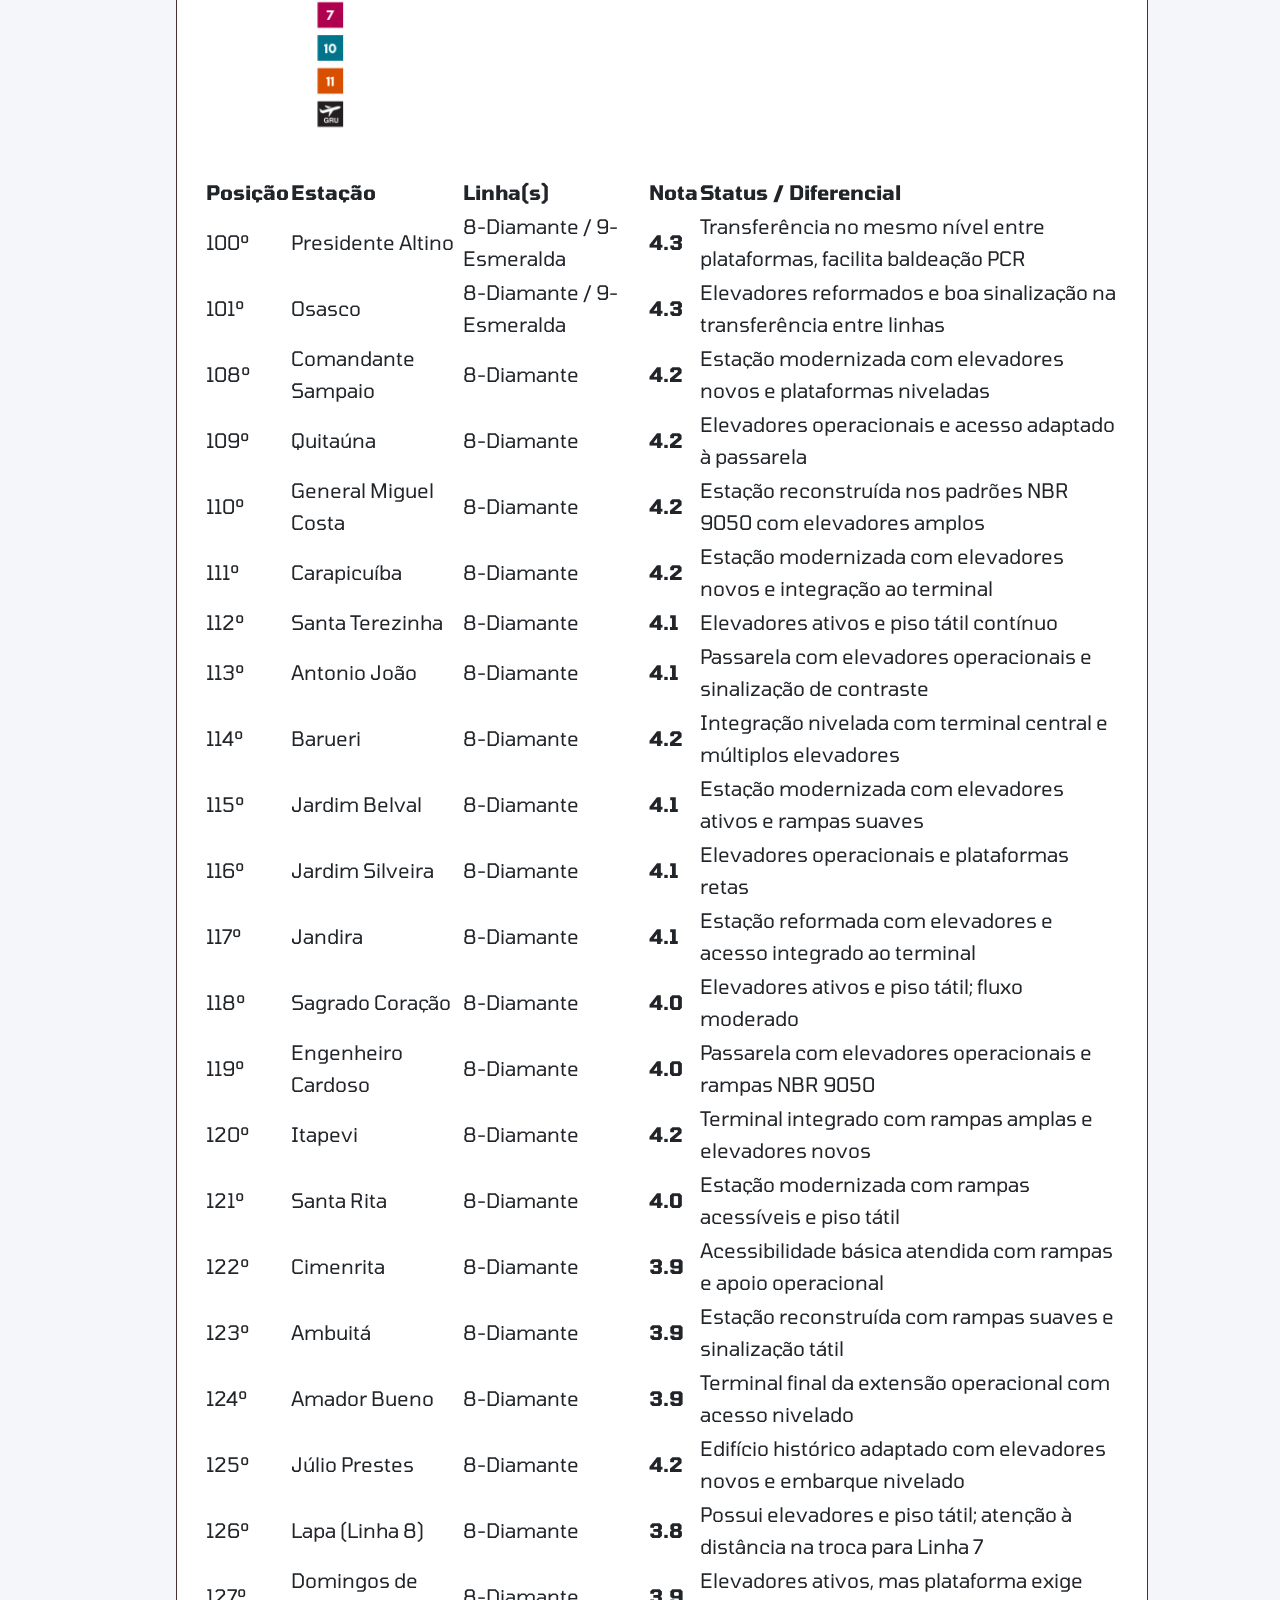
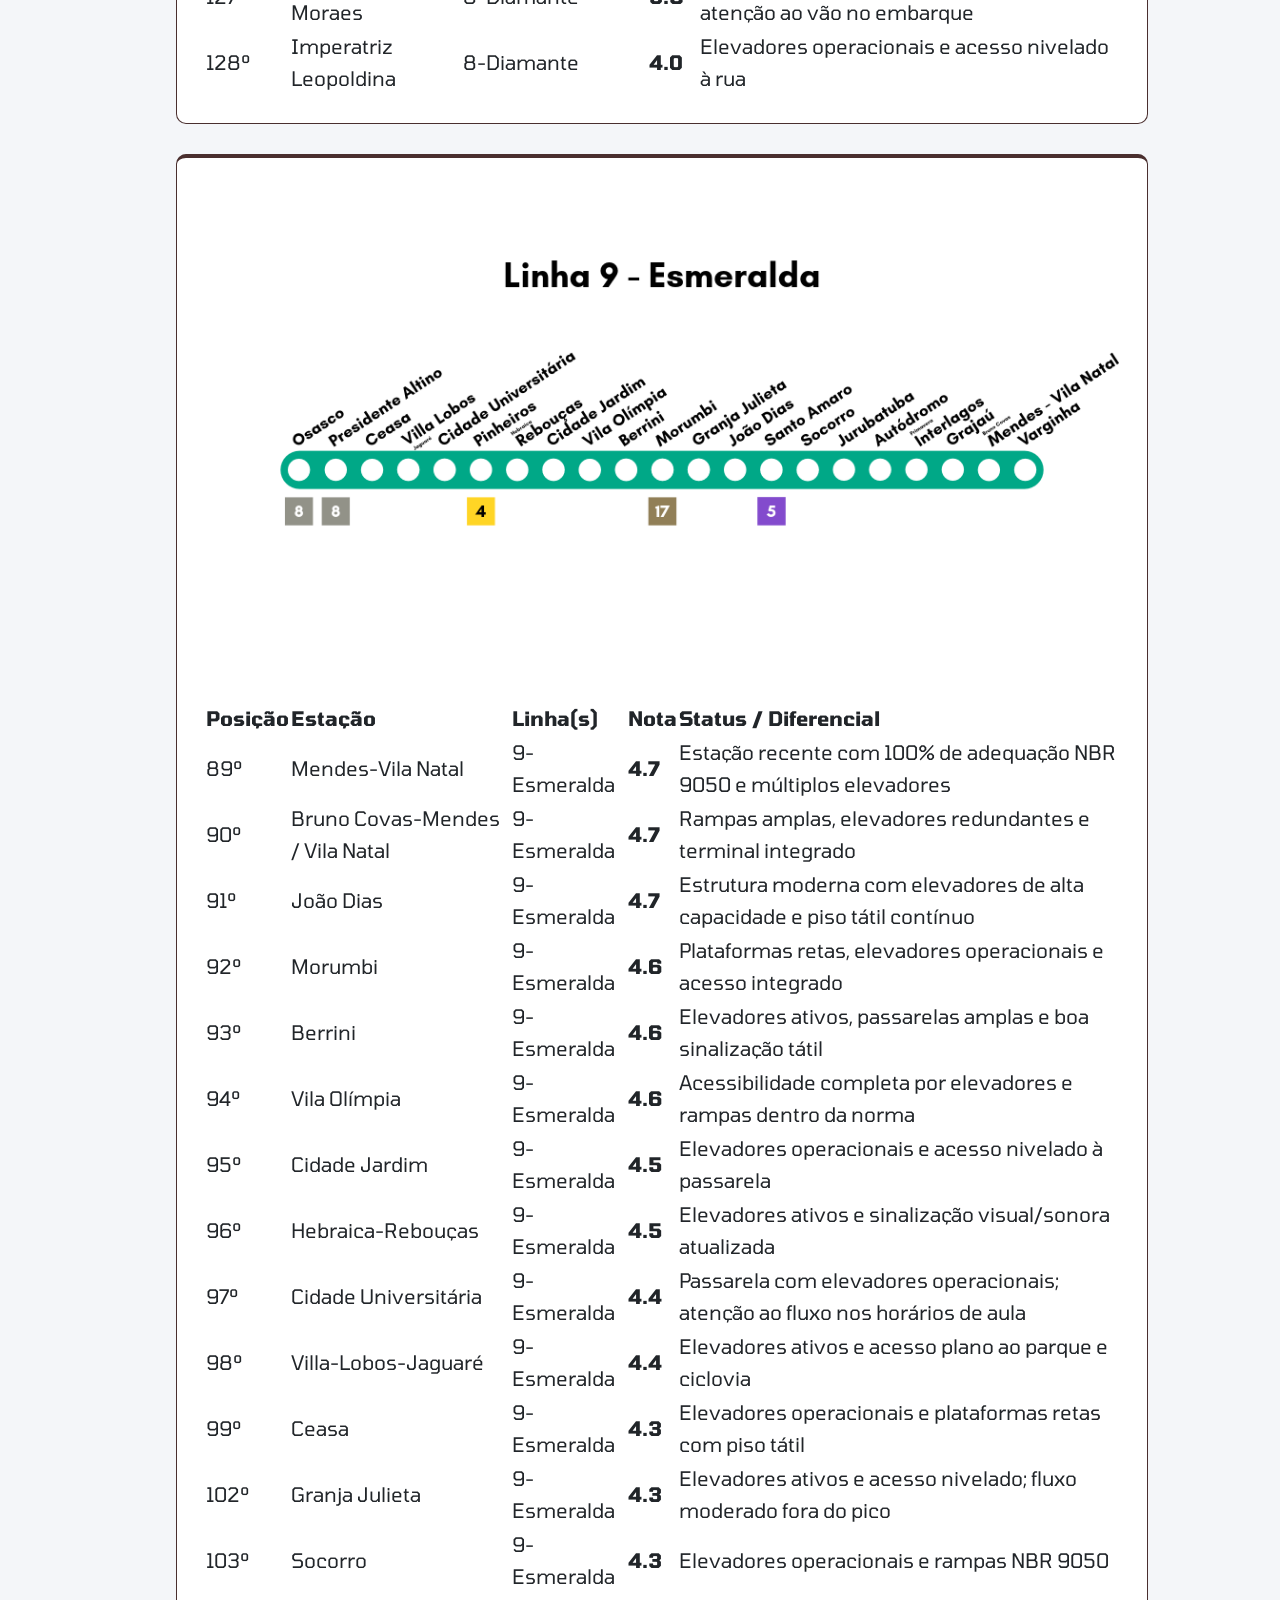
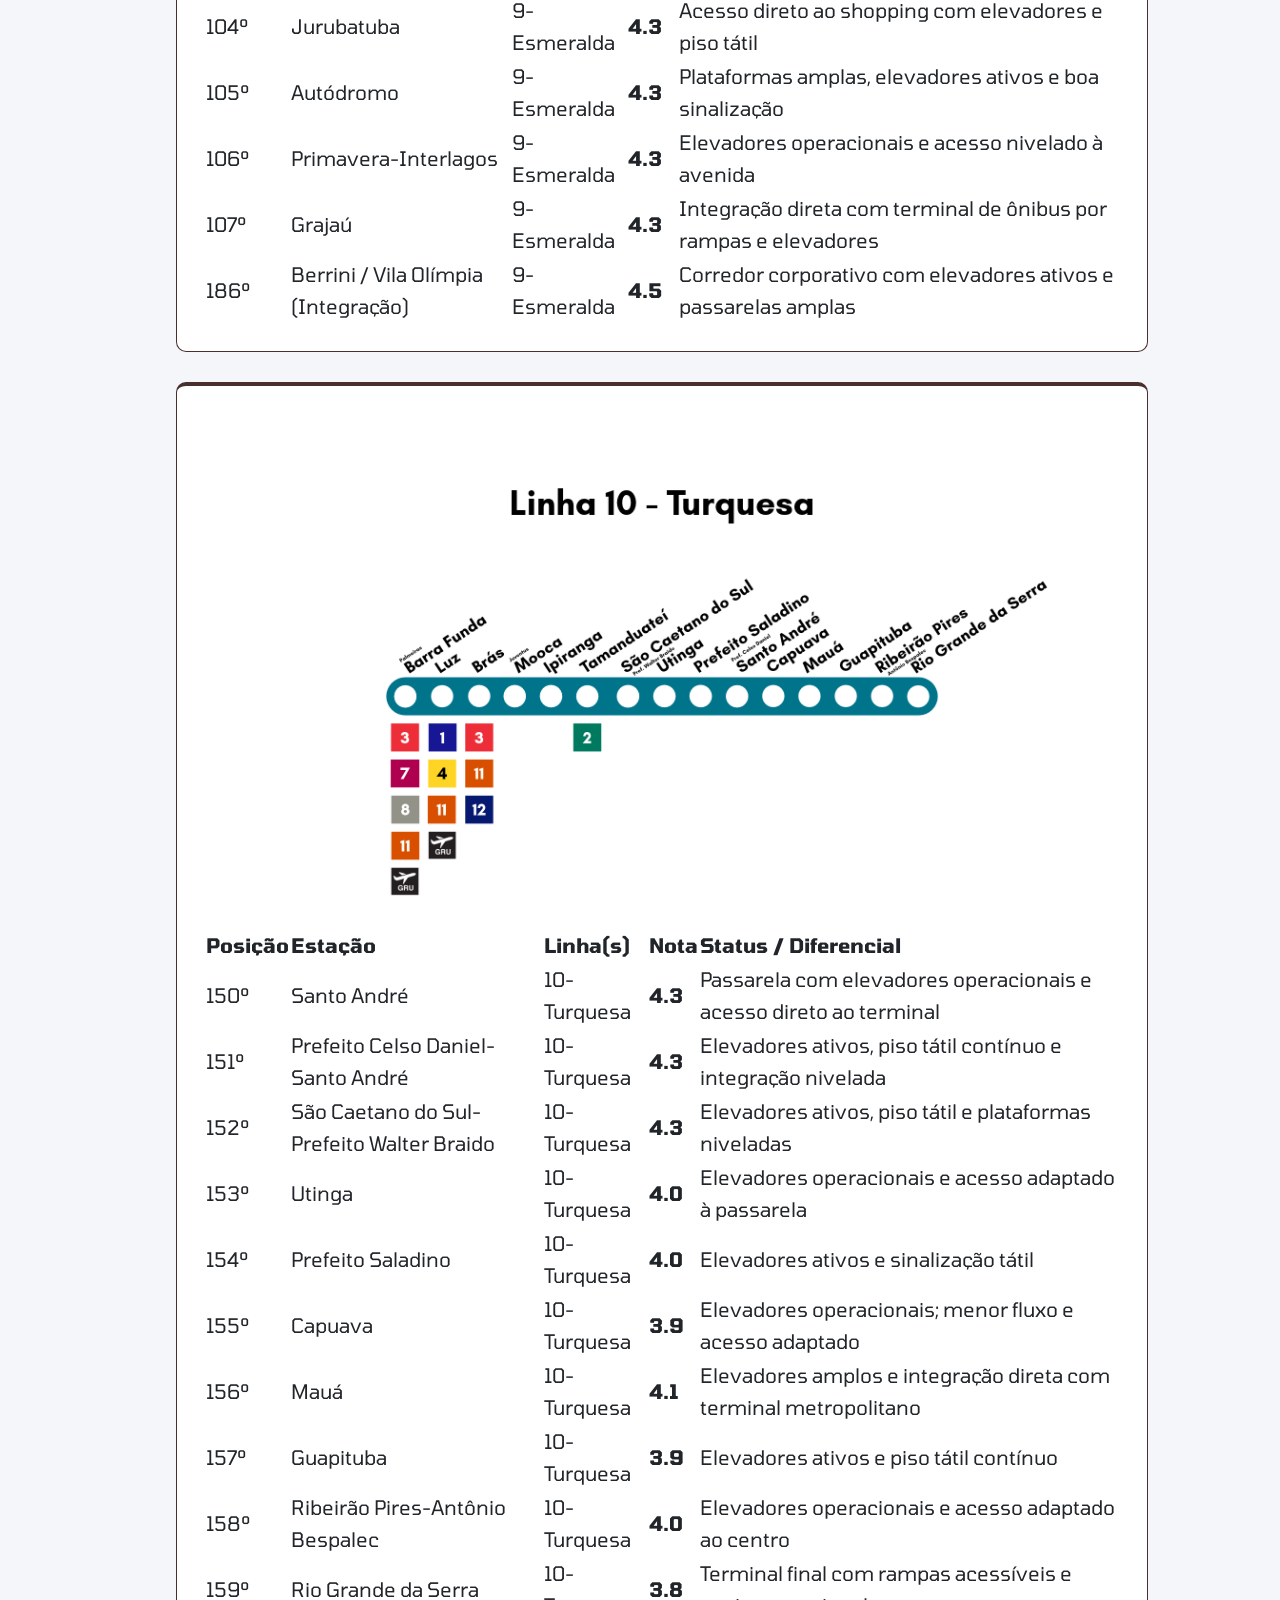
<file: ASSETS/PAGES/mapa.html>
<!DOCTYPE html>
<html lang="pt-br">
<head>
    <meta charset="UTF-8">
    <meta name="viewport" content="width=device-width, initial-scale=1.0">
    <title>Mapa De Acessibilidade - SP Sobre Rodas</title>

<link rel="icon" type="image/svg+xml" href="data:image/svg+xml;utf8,<svg xmlns='http://www.w3.org/2000/svg' width='16' height='16' fill='white' viewBox='0 0 16 16'><path d='M8 16.016a7.5 7.5 0 0 0 1.962-14.74A1 1 0 0 0 9 0H7a1 1 0 0 0-.962 1.276A7.5 7.5 0 0 0 8 16.016m6.5-7.5a6.5 6.5 0 1 1-13 0 6.5 6.5 0 0 1 13 0'/><path d='m6.94 7.44 4.95-2.83-2.83 4.95-4.949 2.83 2.828-4.95z'/></svg>">
    <link rel="preconnect" href="https://fonts.googleapis.com">
    <link rel="preconnect" href="https://fonts.gstatic.com" crossorigin>
    <link href="https://fonts.googleapis.com/css2?family=Tomorrow:ital,wght@0,100;0,200;0,300;0,400;0,500;0,600;0,700;0,800;0,900;1,100;1,200;1,300;1,400;1,500;1,600;1,700;1,800;1,900&display=swap" rel="stylesheet">

    <link rel="stylesheet" href="https://cdn.jsdelivr.net/npm/bootstrap-icons@1.13.1/font/bootstrap-icons.min.css"> 
    <link href="https://cdn.jsdelivr.net/npm/bootstrap@5.3.3/dist/css/bootstrap.min.css" rel="stylesheet">

    <link rel="stylesheet" href="../CSS/style.css">
</head>

<body>
    <header class="header-container">
        <div class="logo">
            <a href="../../index.html" aria-label="Voltar para a página inicial SP Sobre Rodas">
                <img src="../IMG/sketch1794869266480.png" alt="cadeira de rodas" title="cadeira de rodas">
            </a>
        </div>

        <nav class="nav-capsula" aria-label="Navegação principal">
            <ul class="bar-navegacao">
                <li><a href="../../index.html" class="botoes">Sobre o Projeto</a></li>
                <li><a href="mapa.html" class="botoes">Mapa da Acessibilidade</a></li>
                <li><a href="Palpite.html" class="botoes" aria-current="page">Relatos e Sugestões</a></li>
                <li><a href="cadastro.html" class="botoes">Entrar</a></li>
            </ul>
        </nav>

        <div class="busca-bootstrap">
            <form class="d-flex" role="search" action="mapa.html" method="get">
                <label for="busca-estacao" class="visually-hidden">Pesquisar Estação</label>
                <input id="busca-estacao" class="form-control me-2" type="search" placeholder="Pesquisar Estação..." aria-label="Pesquisar Estação">
                <button class="btn btn-outline-warning" type="submit" aria-label="Buscar estação">
                    <i class="bi bi-search" aria-hidden="true"></i>
                </button>
            </form>
        </div>
    </header>

<main>
    <section id="catalogo">
        <h2>Mapa Completo Malha do Transporte Metropolitano de São Paulo </h2>
                <article class="mapa1">
                    <img src="/ASSETS/IMG/METROCOMPLETO.jpg" alt="Mapa metro" title="Malha do Transporte Metropolitano de São Paulo" loading="lazy">
                </article>

            <h2>Linhas do Metrô e Trem</h2>
            <h3>Guia de Acessibiliade e Ranking por linha.</h3>
            <p>Para definir a pontuação (de 3.2 a 5.0) e a posição de cada estação no ranking, foram utilizados 5 critérios técnicos e de experiência do usuário voltados especificamente para pessoas com mobilidade reduzidas :</p>
                    <ul class="criterios">
                        <li> Redundância e Disponibilidade de Elevadores: Estações com dois ou mais elevadores por acesso/plataforma (comum nas linhas mais novas, como 4-Amarela e 5-Lilás) pontuaram mais alto do que estações antigas que dependem de um único equipamento, onde uma falha bloqueia todo o trajeto.</li>
                        <li> Nivelamento e Vão entre Trem e Plataforma: Avaliação da presença de Portas de Plataforma (PSD) e plataformas retas, que reduzem o espaço e o desnível no embarque, garantindo autonomia sem necessidade de rampas móveis ou ajuda de agentes.</li>
                        <li> Complexidade e Distância nas Baldeações: Estações com transferência no mesmo nível ou com esteiras rolantes planas (como Paraíso e Paulista/Consolação) receberam notas maiores do que estações com túneis longos e múltiplos níveis de mudança (como Sé ou Brás).</li>
                        <li> Sinalização, Piso Tátil e Circulação Interna: Largura dos corredores, presença de rampas com inclinação adequada (norma ABNT NBR 9050), banheiros acessíveis e sinalização visual/tátil de alto contraste.</li>
                        <li> Fluxo de Passageiros e Integração Externa: Impacto da superlotação nos horários de pico sobre o embarque de cadeirantes e facilidade de acesso nivelado entre a rua, terminais de ônibus e a estação.</li>
                    </ul>

                <div class="card-container">
                <article class="card">
                    <img src="/ASSETS/IMG/AZUL 1.png" alt="linha 1 azul metrosp" title="Mapa Linha 1 Azul" loading="lazy">
                    <div class="tabela-wrapper">
        <table class="tabela-acessibilidade">
            <thead>
                <tr>
                    <th scope="col">Posição</th>
                    <th scope="col">Estação</th>
                    <th scope="col">Linha(s)</th>
                    <th scope="col">Nota</th>
                    <th scope="col">Status / Diferencial</th>
                </tr>
            </thead>
            <tbody>
                <tr>
                    <td>20º</td>
                    <td>Paraíso</td>
                    <td>1-Azul / 2-Verde</td>
                    <td><strong>4.8</strong></td>
                    <td>Transferência no mesmo nível entre plataformas, referência na rede antiga</td>
                </tr>
                <tr>
                    <td>47º</td>
                    <td>Ana Rosa</td>
                    <td>1-Azul / 2-Verde</td>
                    <td><strong>4.5</strong></td>
                    <td>Baldeação nivelada entre plataformas, com elevadores e terminal integrado</td>
                </tr>
                <tr>
                    <td>52º</td>
                    <td>Tucuruvi</td>
                    <td>1-Azul</td>
                    <td><strong>4.4</strong></td>
                    <td>Portas de plataforma, elevadores operacionais e terminal integrado</td>
                </tr>
                <tr>
                    <td>53º</td>
                    <td>Jardim São Paulo-Ayrton Senna</td>
                    <td>1-Azul</td>
                    <td><strong>4.4</strong></td>
                    <td>Portas de plataforma ativas, elevadores e fluxo tranquilo</td>
                </tr>
                <tr>
                    <td>54º</td>
                    <td>Santana</td>
                    <td>1-Azul</td>
                    <td><strong>4.3</strong></td>
                    <td>Portas de plataforma e integração com terminal; fluxo alto nos horários de pico</td>
                </tr>
                <tr>
                    <td>55º</td>
                    <td>Jabaquara</td>
                    <td>1-Azul</td>
                    <td><strong>4.3</strong></td>
                    <td>Portas de plataforma instaladas, elevadores ativos e terminal metropolitano</td>
                </tr>
                <tr>
                    <td>56º</td>
                    <td>Saúde-Ultrafarma</td>
                    <td>1-Azul</td>
                    <td><strong>4.2</strong></td>
                    <td>Elevadores operacionais, piso tátil contínuo e portas de plataforma</td>
                </tr>
                <tr>
                    <td>57º</td>
                    <td>Praça da Árvore</td>
                    <td>1-Azul</td>
                    <td><strong>4.2</strong></td>
                    <td>Acessibilidade por elevadores e rotas táteis completas</td>
                </tr>
                <tr>
                    <td>58º</td>
                    <td>Vila Mariana</td>
                    <td>1-Azul</td>
                    <td><strong>4.2</strong></td>
                    <td>Integração com terminal de ônibus via elevadores e sinalização tátil</td>
                </tr>
                <tr>
                    <td>59º</td>
                    <td>Parada Inglesa</td>
                    <td>1-Azul</td>
                    <td><strong>4.2</strong></td>
                    <td>Estação elevada com elevadores operacionais e fluxo moderado</td>
                </tr>
                <tr>
                    <td>70º</td>
                    <td>Vergueiro</td>
                    <td>1-Azul</td>
                    <td><strong>4.1</strong></td>
                    <td>Elevadores ativos e piso tátil; fluxo intenso de estudantes</td>
                </tr>
                <tr>
                    <td>71º</td>
                    <td>São Joaquim</td>
                    <td>1-Azul</td>
                    <td><strong>4.1</strong></td>
                    <td>Elevadores operacionais e piso tátil contínuo</td>
                </tr>
                <tr>
                    <td>72º</td>
                    <td>Japão-Liberdade</td>
                    <td>1-Azul</td>
                    <td><strong>4.0</strong></td>
                    <td>Elevadores ativos; atenção ao fluxo muito alto nos fins de semana</td>
                </tr>
                <tr>
                    <td>73º</td>
                    <td>São Bento</td>
                    <td>1-Azul</td>
                    <td><strong>4.0</strong></td>
                    <td>Múltiplos níveis atendidos por elevadores dedicados</td>
                </tr>
                <tr>
                    <td>74º</td>
                    <td>Tiradentes</td>
                    <td>1-Azul</td>
                    <td><strong>4.0</strong></td>
                    <td>Elevadores operacionais e fluxo tranquilo</td>
                </tr>
                <tr>
                    <td>75º</td>
                    <td>Luz</td>
                    <td>1-Azul / 4-Amarela / 7-Rubi / 11-Coral</td>
                    <td><strong>4.0</strong></td>
                    <td>Possui elevadores em todos os níveis, mas o trajeto entre linhas é longo</td>
                </tr>
                <tr>
                    <td>77º</td>
                    <td>Armênia</td>
                    <td>1-Azul</td>
                    <td><strong>3.9</strong></td>
                    <td>Acesso adaptado por elevadores, atenção ao entorno</td>
                </tr>
                <tr>
                    <td>78º</td>
                    <td>Portuguesa-Tietê</td>
                    <td>1-Azul</td>
                    <td><strong>3.9</strong></td>
                    <td>Grande fluxo de bagagens na ligação com o terminal rodoviário</td>
                </tr>
                <tr>
                    <td>79º</td>
                    <td>Carandiru</td>
                    <td>1-Azul</td>
                    <td><strong>3.9</strong></td>
                    <td>Elevadores ativos e plataforma elevada com piso tátil</td>
                </tr>
                <tr>
                    <td>80º</td>
                    <td>Conceição</td>
                    <td>1-Azul</td>
                    <td><strong>3.9</strong></td>
                    <td>Elevadores operacionais e fluxo corporativo intenso</td>
                </tr>
                <tr>
                    <td>81º</td>
                    <td>São Judas</td>
                    <td>1-Azul</td>
                    <td><strong>3.9</strong></td>
                    <td>Adaptação com elevadores e sinalização tátil</td>
                </tr>
                <tr>
                    <td>85º</td>
                    <td>Sé</td>
                    <td>1-Azul / 3-Vermelha</td>
                    <td><strong>3.4</strong></td>
                    <td>Maior fluxo da rede; baldeação longa e elevadores únicos por setor</td>
                </tr>
            </tbody>
        </table>
                </article>
                
                <article class="card">
                    <img src="/ASSETS/IMG/verde2.jpg" alt="linha 2 verde metrosp" title="Mapa Linha 2 Verde" loading="lazy">
                    <div class="tabela-wrapper">
        <table class="tabela-acessibilidade">
            <thead>
                <tr>
                    <th scope="col">Posição</th>
                    <th scope="col">Estação</th>
                    <th scope="col">Linha(s)</th>
                    <th scope="col">Nota</th>
                    <th scope="col">Status / Diferencial</th>
                </tr>
            </thead>
            <tbody>
                <tr>
                    <td>21º</td>
                    <td>Vila Prudente</td>
                    <td>2-Verde / 15-Prata</td>
                    <td><strong>4.8</strong></td>
                    <td>Integração moderna por elevadores amplos e portas de plataforma</td>
                </tr>
                <tr>
                    <td>33º</td>
                    <td>Santos-Imigrantes</td>
                    <td>2-Verde</td>
                    <td><strong>4.7</strong></td>
                    <td>Elevadores amplos, portas de plataforma e fluxo moderado</td>
                </tr>
                <tr>
                    <td>34º</td>
                    <td>Alto do Ipiranga</td>
                    <td>2-Verde</td>
                    <td><strong>4.7</strong></td>
                    <td>Portas de plataforma ativas, elevadores operacionais e piso tátil</td>
                </tr>
                <tr>
                    <td>35º</td>
                    <td>Sacomã</td>
                    <td>2-Verde</td>
                    <td><strong>4.7</strong></td>
                    <td>Integração nivelada com terminal Expresso Tiradentes e portas automáticas</td>
                </tr>
                <tr>
                    <td>42º</td>
                    <td>Santuário N. S. de Fátima-Sumaré</td>
                    <td>2-Verde</td>
                    <td><strong>4.6</strong></td>
                    <td>Elevadores de grande curso operacionais e portas de plataforma</td>
                </tr>
                <tr>
                    <td>43º</td>
                    <td>Vila Madalena</td>
                    <td>2-Verde</td>
                    <td><strong>4.6</strong></td>
                    <td>Terminal integrado com rampas suaves, elevadores e portas de plataforma</td>
                </tr>
                <tr>
                    <td>44º</td>
                    <td>Clínicas</td>
                    <td>2-Verde</td>
                    <td><strong>4.6</strong></td>
                    <td>Acesso adaptado ao complexo hospitalar com elevadores e portas automáticas</td>
                </tr>
                <tr>
                    <td>45º</td>
                    <td>Trianon-Masp</td>
                    <td>2-Verde</td>
                    <td><strong>4.5</strong></td>
                    <td>Portas de plataforma ativas e elevadores operacionais na Av. Paulista</td>
                </tr>
                <tr>
                    <td>46º</td>
                    <td>Brigadeiro</td>
                    <td>2-Verde</td>
                    <td><strong>4.5</strong></td>
                    <td>Portas de plataforma instaladas e rotas acessíveis até a superfície</td>
                </tr>
                <tr>
                    <td>48º</td>
                    <td>Tamanduateí</td>
                    <td>2-Verde / 10-Turquesa</td>
                    <td><strong>4.5</strong></td>
                    <td>Estação elevada moderna com elevadores amplos entre metrô e trem</td>
                </tr>
            </tbody>
        </table>
    </div>
                </article>

                <article class="card">
                    <img src="/ASSETS/IMG/LINHA3.webp" alt="Linha 3 vermelha" title="Mapa Linha 3 vermelha" loading="lazy">
                    <div class="tabela-wrapper">
        <table class="tabela-acessibilidade">
            <thead>
                <tr>
                    <th scope="col">Posição</th>
                    <th scope="col">Estação</th>
                    <th scope="col">Linha(s)</th>
                    <th scope="col">Nota</th>
                    <th scope="col">Status / Diferencial</th>
                </tr>
            </thead>
            <tbody>
                <tr>
                    <td>49º</td>
                    <td>Tatuapé</td>
                    <td>3-Vermelha / 11-Coral / 12-Safira</td>
                    <td><strong>4.5</strong></td>
                    <td>Elevadores em todas as plataformas e acesso nivelado aos shoppings</td>
                </tr>
                <tr>
                    <td>50º</td>
                    <td>Corinthians-Itaquera</td>
                    <td>3-Vermelha / 11-Coral</td>
                    <td><strong>4.5</strong></td>
                    <td>Rampas amplas, elevadores e ligação nivelada com terminal e arena</td>
                </tr>
                <tr>
                    <td>51º</td>
                    <td>Palmeiras-Barra Funda</td>
                    <td>3-Vermelha / 7-Rubi / 8-Diamante</td>
                    <td><strong>4.4</strong></td>
                    <td>Grande hub com elevadores e rampas; exige atenção nas distâncias</td>
                </tr>
                <tr>
                    <td>60º</td>
                    <td>Guilhermina-Esperança</td>
                    <td>3-Vermelha</td>
                    <td><strong>4.2</strong></td>
                    <td>Portas de plataforma ativas, elevadores operacionais e acesso nivelado</td>
                </tr>
                <tr>
                    <td>61º</td>
                    <td>Vila Matilde</td>
                    <td>3-Vermelha</td>
                    <td><strong>4.2</strong></td>
                    <td>Portas de plataforma, elevadores ativos e integração com terminal</td>
                </tr>
                <tr>
                    <td>62º</td>
                    <td>Penha</td>
                    <td>3-Vermelha</td>
                    <td><strong>4.2</strong></td>
                    <td>Portas de plataforma ativas, elevadores e rampas NBR 9050</td>
                </tr>
                <tr>
                    <td>63º</td>
                    <td>Carrão-Assaí Atacadista</td>
                    <td>3-Vermelha</td>
                    <td><strong>4.2</strong></td>
                    <td>Portas de plataforma, elevadores operacionais e ligação com terminal</td>
                </tr>
                <tr>
                    <td>64º</td>
                    <td>Belém</td>
                    <td>3-Vermelha</td>
                    <td><strong>4.2</strong></td>
                    <td>Portas de plataforma instaladas, elevadores ativos e acesso amplo</td>
                </tr>
                <tr>
                    <td>65º</td>
                    <td>Artur Alvim</td>
                    <td>3-Vermelha</td>
                    <td><strong>4.1</strong></td>
                    <td>Portas de plataforma, elevadores operacionais e passarela acessível</td>
                </tr>
                <tr>
                    <td>66º</td>
                    <td>Patriarca-Vila Ré</td>
                    <td>3-Vermelha</td>
                    <td><strong>4.1</strong></td>
                    <td>Portas de plataforma ativas, elevadores e fluxo moderado</td>
                </tr>
                <tr>
                    <td>67º</td>
                    <td>Marechal Deodoro</td>
                    <td>3-Vermelha</td>
                    <td><strong>4.1</strong></td>
                    <td>Elevadores operacionais e plataformas sobrepostas com sinalização tátil</td>
                </tr>
                <tr>
                    <td>68º</td>
                    <td>Santa Cecília</td>
                    <td>3-Vermelha</td>
                    <td><strong>4.1</strong></td>
                    <td>Elevadores ativos, piso tátil contínuo e terminal de ônibus próximo</td>
                </tr>
                <tr>
                    <td>69º</td>
                    <td>Anhangabaú</td>
                    <td>3-Vermelha</td>
                    <td><strong>4.1</strong></td>
                    <td>Elevadores operacionais e ligação nivelada com terminal Bandeira</td>
                </tr>
                <tr>
                    <td>76º</td>
                    <td>República</td>
                    <td>3-Vermelha / 4-Amarela</td>
                    <td><strong>4.0</strong></td>
                    <td>Portas de plataforma ativas; atenção ao fluxo intenso nos horários de pico</td>
                </tr>
                <tr>
                    <td>82º</td>
                    <td>Brás</td>
                    <td>3-Vermelha / 10-Turquesa / 11-Coral / 12-Safira</td>
                    <td><strong>3.8</strong></td>
                    <td>Baldeação muito complexa e superlotada; elevadores sofrem alta demanda</td>
                </tr>
                <tr>
                    <td>83º</td>
                    <td>Bresser-Mooca</td>
                    <td>3-Vermelha</td>
                    <td><strong>3.7</strong></td>
                    <td>Elevador único por plataforma; exige atenção em caso de manutenção</td>
                </tr>
                <tr>
                    <td>84º</td>
                    <td>Pedro II</td>
                    <td>3-Vermelha</td>
                    <td><strong>3.7</strong></td>
                    <td>Plataforma elevada com elevadores operacionais e piso tátil</td>
                </tr>
            </tbody>
        </table>
    </div>
                </article>

                <article class="card">
                    <img src="/ASSETS/IMG/LINHA4.webp" alt="Linha 4 amarela" title="Mapa Linha 4 Amarela" loading="lazy">
                    <div class="tabela-wrapper">
        <table class="tabela-acessibilidade">
            <thead>
                <tr>
                    <th scope="col">Posição</th>
                    <th scope="col">Estação</th>
                    <th scope="col">Linha(s)</th>
                    <th scope="col">Nota</th>
                    <th scope="col">Status / Diferencial</th>
                </tr>
            </thead>
            <tbody>
                <tr>
                    <td>1º</td>
                    <td>Paulista / Consolação</td>
                    <td>4-Amarela / 2-Verde</td>
                    <td><strong>5.0</strong></td>
                    <td>Esteiras rolantes planas, portas de plataforma e múltiplos elevadores</td>
                </tr>
                <tr>
                    <td>2º</td>
                    <td>Fradique Coutinho</td>
                    <td>4-Amarela</td>
                    <td><strong>5.0</strong></td>
                    <td>Elevadores redundantes, vão mínimo e sinalização tátil exemplar</td>
                </tr>
                <tr>
                    <td>3º</td>
                    <td>Oscar Freire</td>
                    <td>4-Amarela</td>
                    <td><strong>5.0</strong></td>
                    <td>Acessibilidade integral, portas automáticas e fluxo organizado</td>
                </tr>
                <tr>
                    <td>4º</td>
                    <td>Higienópolis-Mackenzie</td>
                    <td>4-Amarela</td>
                    <td><strong>5.0</strong></td>
                    <td>Elevadores de grande capacidade e embarque totalmente nivelado</td>
                </tr>
                <tr>
                    <td>5º</td>
                    <td>Faria Lima</td>
                    <td>4-Amarela</td>
                    <td><strong>4.9</strong></td>
                    <td>Portas de plataforma, elevadores rápidos e integração nivelada com terminal</td>
                </tr>
                <tr>
                    <td>6º</td>
                    <td>Butantã</td>
                    <td>4-Amarela</td>
                    <td><strong>4.9</strong></td>
                    <td>Acesso direto ao terminal de ônibus com rampas e elevadores duplicados</td>
                </tr>
                <tr>
                    <td>7º</td>
                    <td>Vila Sônia</td>
                    <td>4-Amarela</td>
                    <td><strong>4.9</strong></td>
                    <td>Estação recente com 100% de adequação à NBR 9050 e terminal integrado</td>
                </tr>
                <tr>
                    <td>8º</td>
                    <td>São Paulo-Morumbi</td>
                    <td>4-Amarela</td>
                    <td><strong>4.9</strong></td>
                    <td>Múltiplos elevadores, portas de plataforma e conexão com terminal de ônibus</td>
                </tr>
                <tr>
                    <td>32º</td>
                    <td>Pinheiros</td>
                    <td>4-Amarela / 9-Esmeralda</td>
                    <td><strong>4.7</strong></td>
                    <td>Elevadores de grande capacidade na integração entre metrô e trem</td>
                </tr>
            </tbody>
        </table>
    </div>
                </article>
                    
                <article class="card">
                    <img src="/ASSETS/IMG/LINHA5.jpg" alt="Linha 5 Lilas" title="Mapa Linha 5 Lilás" loading="lazy">
                    <div class="tabela-wrapper">
        <table class="tabela-acessibilidade">
            <thead>
                <tr>
                    <th scope="col">Posição</th>
                    <th scope="col">Estação</th>
                    <th scope="col">Linha(s)</th>
                    <th scope="col">Nota</th>
                    <th scope="col">Status / Diferencial</th>
                </tr>
            </thead>
            <tbody>
                <tr>
                    <td>9º</td>
                    <td>Brooklin</td>
                    <td>5-Lilás</td>
                    <td><strong>4.9</strong></td>
                    <td>Portas de plataforma, elevadores redundantes e corredores amplos</td>
                </tr>
                <tr>
                    <td>10º</td>
                    <td>Campo Belo</td>
                    <td>5-Lilás</td>
                    <td><strong>4.9</strong></td>
                    <td>Infraestrutura moderna com sinalização de alto contraste e piso tátil</td>
                </tr>
                <tr>
                    <td>11º</td>
                    <td>AACD-Servidor</td>
                    <td>5-Lilás</td>
                    <td><strong>4.9</strong></td>
                    <td>Projetada para alta demanda PCR/PMR, com elevadores amplos e rotas curtas</td>
                </tr>
                <tr>
                    <td>12º</td>
                    <td>Hospital São Paulo</td>
                    <td>5-Lilás</td>
                    <td><strong>4.9</strong></td>
                    <td>Acesso nivelado ao complexo hospitalar e portas de plataforma</td>
                </tr>
                <tr>
                    <td>13º</td>
                    <td>Eucaliptos</td>
                    <td>5-Lilás</td>
                    <td><strong>4.9</strong></td>
                    <td>Portas de plataforma, elevadores redundantes e embarque nivelado</td>
                </tr>
                <tr>
                    <td>14º</td>
                    <td>Moema</td>
                    <td>5-Lilás</td>
                    <td><strong>4.9</strong></td>
                    <td>Sinalização tátil completa, portas automáticas e elevadores de alta capacidade</td>
                </tr>
                <tr>
                    <td>15º</td>
                    <td>Borba Gato</td>
                    <td>5-Lilás</td>
                    <td><strong>4.8</strong></td>
                    <td>Acessibilidade integral com rotas curtas e portas de plataforma</td>
                </tr>
                <tr>
                    <td>16º</td>
                    <td>Alto da Boa Vista</td>
                    <td>5-Lilás</td>
                    <td><strong>4.8</strong></td>
                    <td>Elevadores duplicados, piso tátil contínuo e baixo fluxo</td>
                </tr>
                <tr>
                    <td>17º</td>
                    <td>Adolfo Pinheiro</td>
                    <td>5-Lilás</td>
                    <td><strong>4.8</strong></td>
                    <td>Portas de plataforma ativas, elevadores amplos e boa sinalização</td>
                </tr>
                <tr>
                    <td>18º</td>
                    <td>Santa Cruz</td>
                    <td>5-Lilás / 1-Azul</td>
                    <td><strong>4.8</strong></td>
                    <td>Baldeação bem sinalizada com elevadores dedicados entre as duas linhas</td>
                </tr>
                <tr>
                    <td>19º</td>
                    <td>Chácara Klabin</td>
                    <td>5-Lilás / 2-Verde</td>
                    <td><strong>4.8</strong></td>
                    <td>Transferência rápida e nivelada com portas automáticas nas duas linhas</td>
                </tr>
                <tr>
                    <td>36º</td>
                    <td>Giovanni Gronchi</td>
                    <td>5-Lilás</td>
                    <td><strong>4.6</strong></td>
                    <td>Integração com terminal João Dias por passarela nivelada e elevadores</td>
                </tr>
                <tr>
                    <td>37º</td>
                    <td>Vila das Belezas</td>
                    <td>5-Lilás</td>
                    <td><strong>4.6</strong></td>
                    <td>Elevadores ativos, portas de plataforma e fluxo moderado</td>
                </tr>
                <tr>
                    <td>38º</td>
                    <td>Campo Limpo</td>
                    <td>5-Lilás</td>
                    <td><strong>4.6</strong></td>
                    <td>Acessibilidade completa com elevadores e sinalização tátil</td>
                </tr>
                <tr>
                    <td>39º</td>
                    <td>Capão Redondo</td>
                    <td>5-Lilás</td>
                    <td><strong>4.6</strong></td>
                    <td>Integração com terminal de ônibus e elevadores de alta capacidade</td>
                </tr>
                <tr>
                    <td>40º</td>
                    <td>Santo Amaro</td>
                    <td>5-Lilás / 9-Esmeralda</td>
                    <td><strong>4.6</strong></td>
                    <td>Passarela larga com elevadores conectando as duas linhas</td>
                </tr>
                <tr>
                    <td>41º</td>
                    <td>Largo Treze</td>
                    <td>5-Lilás</td>
                    <td><strong>4.6</strong></td>
                    <td>Elevadores operacionais e integração nivelada com terminal de ônibus</td>
                </tr>
            </tbody>
        </table>
    </div>
                </article>

                <article class="card">
                    <img src="/ASSETS/IMG/LINHA7.jpg" alt="Linha 7 rubi" title="Mapa Linha 7 Rubi" loading="lazy">
                    <div class="tabela-wrapper">
        <table class="tabela-acessibilidade">
            <thead>
                <tr>
                    <th scope="col">Posição</th>
                    <th scope="col">Estação</th>
                    <th scope="col">Linha(s)</th>
                    <th scope="col">Nota</th>
                    <th scope="col">Status / Diferencial</th>
                </tr>
            </thead>
            <tbody>
                <tr>
                    <td>162º</td>
                    <td>Francisco Morato</td>
                    <td>7-Rubi</td>
                    <td><strong>4.2</strong></td>
                    <td>Nova estrutura com rampas suaves, elevadores e integração ao terminal</td>
                </tr>
                <tr>
                    <td>163º</td>
                    <td>Franco da Rocha</td>
                    <td>7-Rubi</td>
                    <td><strong>4.1</strong></td>
                    <td>Estação modernizada com elevadores e passarela acessível</td>
                </tr>
                <tr>
                    <td>164º</td>
                    <td>Várzea Paulista</td>
                    <td>7-Rubi</td>
                    <td><strong>4.0</strong></td>
                    <td>Elevadores ativos e piso tátil contínuo</td>
                </tr>
                <tr>
                    <td>165º</td>
                    <td>Jundiaí</td>
                    <td>7-Rubi</td>
                    <td><strong>4.0</strong></td>
                    <td>Terminal final com elevadores operacionais e integração de ônibus</td>
                </tr>
                <tr>
                    <td>166º</td>
                    <td>Campo Limpo Paulista</td>
                    <td>7-Rubi</td>
                    <td><strong>3.9</strong></td>
                    <td>Elevadores operacionais e acesso adaptado</td>
                </tr>
                <tr>
                    <td>167º</td>
                    <td>Botujuru</td>
                    <td>7-Rubi</td>
                    <td><strong>3.8</strong></td>
                    <td>Rampas dentro da norma e apoio operacional no embarque</td>
                </tr>
                <tr>
                    <td>168º</td>
                    <td>Baltazar Fidélis</td>
                    <td>7-Rubi</td>
                    <td><strong>3.9</strong></td>
                    <td>Elevadores ativos e sinalização tátil</td>
                </tr>
                <tr>
                    <td>169º</td>
                    <td>Caieiras</td>
                    <td>7-Rubi</td>
                    <td><strong>3.8</strong></td>
                    <td>Conta com elevadores e piso tátil, mas possui vão moderado no embarque</td>
                </tr>
                <tr>
                    <td>170º</td>
                    <td>Perus</td>
                    <td>7-Rubi</td>
                    <td><strong>3.8</strong></td>
                    <td>Elevadores operacionais; fluxo intenso e atenção ao desnível do trem</td>
                </tr>
                <tr>
                    <td>171º</td>
                    <td>Vila Aurora</td>
                    <td>7-Rubi</td>
                    <td><strong>4.1</strong></td>
                    <td>Estação mais recente com elevadores amplos e plataformas niveladas</td>
                </tr>
                <tr>
                    <td>172º</td>
                    <td>Jaraguá</td>
                    <td>7-Rubi</td>
                    <td><strong>3.8</strong></td>
                    <td>Elevadores ativos e piso tátil contínuo</td>
                </tr>
                <tr>
                    <td>173º</td>
                    <td>Vila Clarice</td>
                    <td>7-Rubi</td>
                    <td><strong>3.7</strong></td>
                    <td>Conta com elevadores, mas plataforma curva exige atenção no embarque</td>
                </tr>
                <tr>
                    <td>174º</td>
                    <td>Pirituba</td>
                    <td>7-Rubi</td>
                    <td><strong>3.9</strong></td>
                    <td>Elevadores operacionais e ligação com terminal de ônibus</td>
                </tr>
                <tr>
                    <td>175º</td>
                    <td>Piqueri</td>
                    <td>7-Rubi</td>
                    <td><strong>3.8</strong></td>
                    <td>Elevadores ativos e acesso adaptado</td>
                </tr>
                <tr>
                    <td>176º</td>
                    <td>Lapa (Linha 7)</td>
                    <td>7-Rubi</td>
                    <td><strong>3.7</strong></td>
                    <td>Elevadores instalados; baldeação externa para Linha 8 exige atenção</td>
                </tr>
                <tr>
                    <td>177º</td>
                    <td>Água Branca</td>
                    <td>7-Rubi</td>
                    <td><strong>3.7</strong></td>
                    <td>Em obras de expansão; conta com elevadores e apoio operacional</td>
                </tr>
                <tr>
                    <td>187º</td>
                    <td>Estação Extensão Jundiaí / Amador Bueno</td>
                    <td>7-Rubi / 8-Diamante</td>
                    <td><strong>3.9</strong></td>
                    <td>Trechos operacionais complementares com plataformas adaptadas</td>
                </tr>
            </tbody>
        </table>
    </div>
                </article>

                <article class="card">
                    <img src="/ASSETS/IMG/Linha_8.png" alt="Linha 8 diamante" title="Mapa Linha 8 Diamante" loading="lazy">
                    <div class="tabela-wrapper">
        <table class="tabela-acessibilidade">
            <thead>
                <tr>
                    <th scope="col">Posição</th>
                    <th scope="col">Estação</th>
                    <th scope="col">Linha(s)</th>
                    <th scope="col">Nota</th>
                    <th scope="col">Status / Diferencial</th>
                </tr>
            </thead>
            <tbody>
                <tr>
                    <td>100º</td>
                    <td>Presidente Altino</td>
                    <td>8-Diamante / 9-Esmeralda</td>
                    <td><strong>4.3</strong></td>
                    <td>Transferência no mesmo nível entre plataformas, facilita baldeação PCR</td>
                </tr>
                <tr>
                    <td>101º</td>
                    <td>Osasco</td>
                    <td>8-Diamante / 9-Esmeralda</td>
                    <td><strong>4.3</strong></td>
                    <td>Elevadores reformados e boa sinalização na transferência entre linhas</td>
                </tr>
                <tr>
                    <td>108º</td>
                    <td>Comandante Sampaio</td>
                    <td>8-Diamante</td>
                    <td><strong>4.2</strong></td>
                    <td>Estação modernizada com elevadores novos e plataformas niveladas</td>
                </tr>
                <tr>
                    <td>109º</td>
                    <td>Quitaúna</td>
                    <td>8-Diamante</td>
                    <td><strong>4.2</strong></td>
                    <td>Elevadores operacionais e acesso adaptado à passarela</td>
                </tr>
                <tr>
                    <td>110º</td>
                    <td>General Miguel Costa</td>
                    <td>8-Diamante</td>
                    <td><strong>4.2</strong></td>
                    <td>Estação reconstruída nos padrões NBR 9050 com elevadores amplos</td>
                </tr>
                <tr>
                    <td>111º</td>
                    <td>Carapicuíba</td>
                    <td>8-Diamante</td>
                    <td><strong>4.2</strong></td>
                    <td>Estação modernizada com elevadores novos e integração ao terminal</td>
                </tr>
                <tr>
                    <td>112º</td>
                    <td>Santa Terezinha</td>
                    <td>8-Diamante</td>
                    <td><strong>4.1</strong></td>
                    <td>Elevadores ativos e piso tátil contínuo</td>
                </tr>
                <tr>
                    <td>113º</td>
                    <td>Antonio João</td>
                    <td>8-Diamante</td>
                    <td><strong>4.1</strong></td>
                    <td>Passarela com elevadores operacionais e sinalização de contraste</td>
                </tr>
                <tr>
                    <td>114º</td>
                    <td>Barueri</td>
                    <td>8-Diamante</td>
                    <td><strong>4.2</strong></td>
                    <td>Integração nivelada com terminal central e múltiplos elevadores</td>
                </tr>
                <tr>
                    <td>115º</td>
                    <td>Jardim Belval</td>
                    <td>8-Diamante</td>
                    <td><strong>4.1</strong></td>
                    <td>Estação modernizada com elevadores ativos e rampas suaves</td>
                </tr>
                <tr>
                    <td>116º</td>
                    <td>Jardim Silveira</td>
                    <td>8-Diamante</td>
                    <td><strong>4.1</strong></td>
                    <td>Elevadores operacionais e plataformas retas</td>
                </tr>
                <tr>
                    <td>117º</td>
                    <td>Jandira</td>
                    <td>8-Diamante</td>
                    <td><strong>4.1</strong></td>
                    <td>Estação reformada com elevadores e acesso integrado ao terminal</td>
                </tr>
                <tr>
                    <td>118º</td>
                    <td>Sagrado Coração</td>
                    <td>8-Diamante</td>
                    <td><strong>4.0</strong></td>
                    <td>Elevadores ativos e piso tátil; fluxo moderado</td>
                </tr>
                <tr>
                    <td>119º</td>
                    <td>Engenheiro Cardoso</td>
                    <td>8-Diamante</td>
                    <td><strong>4.0</strong></td>
                    <td>Passarela com elevadores operacionais e rampas NBR 9050</td>
                </tr>
                <tr>
                    <td>120º</td>
                    <td>Itapevi</td>
                    <td>8-Diamante</td>
                    <td><strong>4.2</strong></td>
                    <td>Terminal integrado com rampas amplas e elevadores novos</td>
                </tr>
                <tr>
                    <td>121º</td>
                    <td>Santa Rita</td>
                    <td>8-Diamante</td>
                    <td><strong>4.0</strong></td>
                    <td>Estação modernizada com rampas acessíveis e piso tátil</td>
                </tr>
                <tr>
                    <td>122º</td>
                    <td>Cimenrita</td>
                    <td>8-Diamante</td>
                    <td><strong>3.9</strong></td>
                    <td>Acessibilidade básica atendida com rampas e apoio operacional</td>
                </tr>
                <tr>
                    <td>123º</td>
                    <td>Ambuitá</td>
                    <td>8-Diamante</td>
                    <td><strong>3.9</strong></td>
                    <td>Estação reconstruída com rampas suaves e sinalização tátil</td>
                </tr>
                <tr>
                    <td>124º</td>
                    <td>Amador Bueno</td>
                    <td>8-Diamante</td>
                    <td><strong>3.9</strong></td>
                    <td>Terminal final da extensão operacional com acesso nivelado</td>
                </tr>
                <tr>
                    <td>125º</td>
                    <td>Júlio Prestes</td>
                    <td>8-Diamante</td>
                    <td><strong>4.2</strong></td>
                    <td>Edifício histórico adaptado com elevadores novos e embarque nivelado</td>
                </tr>
                <tr>
                    <td>126º</td>
                    <td>Lapa (Linha 8)</td>
                    <td>8-Diamante</td>
                    <td><strong>3.8</strong></td>
                    <td>Possui elevadores e piso tátil; atenção à distância na troca para Linha 7</td>
                </tr>
                <tr>
                    <td>127º</td>
                    <td>Domingos de Moraes</td>
                    <td>8-Diamante</td>
                    <td><strong>3.9</strong></td>
                    <td>Elevadores ativos, mas plataforma exige atenção ao vão no embarque</td>
                </tr>
                <tr>
                    <td>128º</td>
                    <td>Imperatriz Leopoldina</td>
                    <td>8-Diamante</td>
                    <td><strong>4.0</strong></td>
                    <td>Elevadores operacionais e acesso nivelado à rua</td>
                </tr>
            </tbody>
        </table>
    </div>
                </article>

                <article class="card">
                    <img src="/ASSETS/IMG/Linha_9_-_Esmeralda.png" alt="Linha 9 esmeralda" title="Mapa Linha 9 Esmeralda" loading="lazy">
                    <div class="tabela-wrapper">
        <table class="tabela-acessibilidade">
            <thead>
                <tr>
                    <th scope="col">Posição</th>
                    <th scope="col">Estação</th>
                    <th scope="col">Linha(s)</th>
                    <th scope="col">Nota</th>
                    <th scope="col">Status / Diferencial</th>
                </tr>
            </thead>
            <tbody>
                <tr>
                    <td>89º</td>
                    <td>Mendes-Vila Natal</td>
                    <td>9-Esmeralda</td>
                    <td><strong>4.7</strong></td>
                    <td>Estação recente com 100% de adequação NBR 9050 e múltiplos elevadores</td>
                </tr>
                <tr>
                    <td>90º</td>
                    <td>Bruno Covas-Mendes / Vila Natal</td>
                    <td>9-Esmeralda</td>
                    <td><strong>4.7</strong></td>
                    <td>Rampas amplas, elevadores redundantes e terminal integrado</td>
                </tr>
                <tr>
                    <td>91º</td>
                    <td>João Dias</td>
                    <td>9-Esmeralda</td>
                    <td><strong>4.7</strong></td>
                    <td>Estrutura moderna com elevadores de alta capacidade e piso tátil contínuo</td>
                </tr>
                <tr>
                    <td>92º</td>
                    <td>Morumbi</td>
                    <td>9-Esmeralda</td>
                    <td><strong>4.6</strong></td>
                    <td>Plataformas retas, elevadores operacionais e acesso integrado</td>
                </tr>
                <tr>
                    <td>93º</td>
                    <td>Berrini</td>
                    <td>9-Esmeralda</td>
                    <td><strong>4.6</strong></td>
                    <td>Elevadores ativos, passarelas amplas e boa sinalização tátil</td>
                </tr>
                <tr>
                    <td>94º</td>
                    <td>Vila Olímpia</td>
                    <td>9-Esmeralda</td>
                    <td><strong>4.6</strong></td>
                    <td>Acessibilidade completa por elevadores e rampas dentro da norma</td>
                </tr>
                <tr>
                    <td>95º</td>
                    <td>Cidade Jardim</td>
                    <td>9-Esmeralda</td>
                    <td><strong>4.5</strong></td>
                    <td>Elevadores operacionais e acesso nivelado à passarela</td>
                </tr>
                <tr>
                    <td>96º</td>
                    <td>Hebraica-Rebouças</td>
                    <td>9-Esmeralda</td>
                    <td><strong>4.5</strong></td>
                    <td>Elevadores ativos e sinalização visual/sonora atualizada</td>
                </tr>
                <tr>
                    <td>97º</td>
                    <td>Cidade Universitária</td>
                    <td>9-Esmeralda</td>
                    <td><strong>4.4</strong></td>
                    <td>Passarela com elevadores operacionais; atenção ao fluxo nos horários de aula</td>
                </tr>
                <tr>
                    <td>98º</td>
                    <td>Villa-Lobos-Jaguaré</td>
                    <td>9-Esmeralda</td>
                    <td><strong>4.4</strong></td>
                    <td>Elevadores ativos e acesso plano ao parque e ciclovia</td>
                </tr>
                <tr>
                    <td>99º</td>
                    <td>Ceasa</td>
                    <td>9-Esmeralda</td>
                    <td><strong>4.3</strong></td>
                    <td>Elevadores operacionais e plataformas retas com piso tátil</td>
                </tr>
                <tr>
                    <td>102º</td>
                    <td>Granja Julieta</td>
                    <td>9-Esmeralda</td>
                    <td><strong>4.3</strong></td>
                    <td>Elevadores ativos e acesso nivelado; fluxo moderado fora do pico</td>
                </tr>
                <tr>
                    <td>103º</td>
                    <td>Socorro</td>
                    <td>9-Esmeralda</td>
                    <td><strong>4.3</strong></td>
                    <td>Elevadores operacionais e rampas NBR 9050</td>
                </tr>
                <tr>
                    <td>104º</td>
                    <td>Jurubatuba</td>
                    <td>9-Esmeralda</td>
                    <td><strong>4.3</strong></td>
                    <td>Acesso direto ao shopping com elevadores e piso tátil</td>
                </tr>
                <tr>
                    <td>105º</td>
                    <td>Autódromo</td>
                    <td>9-Esmeralda</td>
                    <td><strong>4.3</strong></td>
                    <td>Plataformas amplas, elevadores ativos e boa sinalização</td>
                </tr>
                <tr>
                    <td>106º</td>
                    <td>Primavera-Interlagos</td>
                    <td>9-Esmeralda</td>
                    <td><strong>4.3</strong></td>
                    <td>Elevadores operacionais e acesso nivelado à avenida</td>
                </tr>
                <tr>
                    <td>107º</td>
                    <td>Grajaú</td>
                    <td>9-Esmeralda</td>
                    <td><strong>4.3</strong></td>
                    <td>Integração direta com terminal de ônibus por rampas e elevadores</td>
                </tr>
                <tr>
                    <td>186º</td>
                    <td>Berrini / Vila Olímpia (Integração)</td>
                    <td>9-Esmeralda</td>
                    <td><strong>4.5</strong></td>
                    <td>Corredor corporativo com elevadores ativos e passarelas amplas</td>
                </tr>
            </tbody>
        </table>
    </div>                    
                </article>

                <article class="card">
                    <img src="/ASSETS/IMG/Linha_10_-_Turquesa_SP.png" alt="Linha 10 Turquesa " title="Mapa Linha 10 Turquesa" loading="lazy">
                    <div class="tabela-wrapper">
        <table class="tabela-acessibilidade">
            <thead>
                <tr>
                    <th scope="col">Posição</th>
                    <th scope="col">Estação</th>
                    <th scope="col">Linha(s)</th>
                    <th scope="col">Nota</th>
                    <th scope="col">Status / Diferencial</th>
                </tr>
            </thead>
            <tbody>
                <tr>
                    <td>150º</td>
                    <td>Santo André</td>
                    <td>10-Turquesa</td>
                    <td><strong>4.3</strong></td>
                    <td>Passarela com elevadores operacionais e acesso direto ao terminal</td>
                </tr>
                <tr>
                    <td>151º</td>
                    <td>Prefeito Celso Daniel-Santo André</td>
                    <td>10-Turquesa</td>
                    <td><strong>4.3</strong></td>
                    <td>Elevadores ativos, piso tátil contínuo e integração nivelada</td>
                </tr>
                <tr>
                    <td>152º</td>
                    <td>São Caetano do Sul-Prefeito Walter Braido</td>
                    <td>10-Turquesa</td>
                    <td><strong>4.3</strong></td>
                    <td>Elevadores ativos, piso tátil e plataformas niveladas</td>
                </tr>
                <tr>
                    <td>153º</td>
                    <td>Utinga</td>
                    <td>10-Turquesa</td>
                    <td><strong>4.0</strong></td>
                    <td>Elevadores operacionais e acesso adaptado à passarela</td>
                </tr>
                <tr>
                    <td>154º</td>
                    <td>Prefeito Saladino</td>
                    <td>10-Turquesa</td>
                    <td><strong>4.0</strong></td>
                    <td>Elevadores ativos e sinalização tátil</td>
                </tr>
                <tr>
                    <td>155º</td>
                    <td>Capuava</td>
                    <td>10-Turquesa</td>
                    <td><strong>3.9</strong></td>
                    <td>Elevadores operacionais; menor fluxo e acesso adaptado</td>
                </tr>
                <tr>
                    <td>156º</td>
                    <td>Mauá</td>
                    <td>10-Turquesa</td>
                    <td><strong>4.1</strong></td>
                    <td>Elevadores amplos e integração direta com terminal metropolitano</td>
                </tr>
                <tr>
                    <td>157º</td>
                    <td>Guapituba</td>
                    <td>10-Turquesa</td>
                    <td><strong>3.9</strong></td>
                    <td>Elevadores ativos e piso tátil contínuo</td>
                </tr>
                <tr>
                    <td>158º</td>
                    <td>Ribeirão Pires-Antônio Bespalec</td>
                    <td>10-Turquesa</td>
                    <td><strong>4.0</strong></td>
                    <td>Elevadores operacionais e acesso adaptado ao centro</td>
                </tr>
                <tr>
                    <td>159º</td>
                    <td>Rio Grande da Serra</td>
                    <td>10-Turquesa</td>
                    <td><strong>3.8</strong></td>
                    <td>Terminal final com rampas acessíveis e apoio operacional</td>
                </tr>
                <tr>
                    <td>160º</td>
                    <td>Juventus-Mooca</td>
                    <td>10-Turquesa</td>
                    <td><strong>3.7</strong></td>
                    <td>Estação antiga com elevadores instalados; atenção ao vão no embarque</td>
                </tr>
                <tr>
                    <td>161º</td>
                    <td>Ipiranga</td>
                    <td>10-Turquesa</td>
                    <td><strong>3.6</strong></td>
                    <td>Em processo de modernização; atenção ao vão entre trem e plataforma</td>
                </tr>
            </tbody>
        </table>
    </div>
</article>
                </article>
                    
                <article class="card">
                    <img src="/ASSETS/IMG/Linha_13_-_Jade_SP.png" alt="Linha 13 Jade" title="Mapa Linha 13 Jade" loading="lazy">
                    <div class="tabela-wrapper">
        <table class="tabela-acessibilidade">
            <thead>
                <tr>
                    <th scope="col">Posição</th>
                    <th scope="col">Estação</th>
                    <th scope="col">Linha(s)</th>
                    <th scope="col">Nota</th>
                    <th scope="col">Status / Diferencial</th>
                </tr>
            </thead>
            <tbody>
                <tr>
                    <td>86º</td>
                    <td>Aeroporto-Guarulhos</td>
                    <td>13-Jade</td>
                    <td><strong>4.8</strong></td>
                    <td>Rampas suaves, elevadores amplos e passarela nivelada até os terminais</td>
                </tr>
                <tr>
                    <td>87º</td>
                    <td>Guarulhos-Cecap</td>
                    <td>13-Jade</td>
                    <td><strong>4.7</strong></td>
                    <td>Embarque nivelado, baixa lotação e sinalização sonora/visual completa</td>
                </tr>
                <tr>
                    <td>88º</td>
                    <td>Engenheiro Goulart</td>
                    <td>13-Jade / 12-Safira</td>
                    <td><strong>4.7</strong></td>
                    <td>Estação reconstruída com elevadores de grande porte e plataformas retas</td>
                </tr>
            </tbody>
        </table>
    </div>
                </article>
                <article class="card">
                    <img src="/ASSETS/IMG/Linha15.jpg" alt="Linha 15 prata" title="Mapa Linha 15 Prata" loading="lazy">
                    <div class="tabela-wrapper">
        <table class="tabela-acessibilidade">
            <thead>
                <tr>
                    <th scope="col">Posição</th>
                    <th scope="col">Estação</th>
                    <th scope="col">Linha(s)</th>
                    <th scope="col">Nota</th>
                    <th scope="col">Status / Diferencial</th>
                </tr>
            </thead>
            <tbody>
                <tr>
                    <td>22º</td>
                    <td>Oratório</td>
                    <td>15-Prata</td>
                    <td><strong>4.8</strong></td>
                    <td>Monotrilho com embarque nivelado, elevadores amplos e portas automáticas</td>
                </tr>
                <tr>
                    <td>23º</td>
                    <td>São Lucas</td>
                    <td>15-Prata</td>
                    <td><strong>4.8</strong></td>
                    <td>Embarque nivelado, portas automáticas e sinalização visual/sonora</td>
                </tr>
                <tr>
                    <td>24º</td>
                    <td>Camilo Haddad</td>
                    <td>15-Prata</td>
                    <td><strong>4.8</strong></td>
                    <td>Acessibilidade integral desde a inauguração com elevadores redundantes</td>
                </tr>
                <tr>
                    <td>25º</td>
                    <td>Vila Tolstói</td>
                    <td>15-Prata</td>
                    <td><strong>4.8</strong></td>
                    <td>Portas de plataforma, piso tátil contínuo e baixo fluxo</td>
                </tr>
                <tr>
                    <td>26º</td>
                    <td>Vila União</td>
                    <td>15-Prata</td>
                    <td><strong>4.8</strong></td>
                    <td>Elevadores ativos, rotas niveladas e sinalização de alto contraste</td>
                </tr>
                <tr>
                    <td>27º</td>
                    <td>Jardim Planalto</td>
                    <td>15-Prata</td>
                    <td><strong>4.8</strong></td>
                    <td>Elevadores ativos, baixo fluxo e 100% de rotas acessíveis</td>
                </tr>
                <tr>
                    <td>28º</td>
                    <td>Sapopemba</td>
                    <td>15-Prata</td>
                    <td><strong>4.8</strong></td>
                    <td>Integração nivelada com terminal de ônibus e múltiplos elevadores</td>
                </tr>
                <tr>
                    <td>29º</td>
                    <td>Fazenda da Juta</td>
                    <td>15-Prata</td>
                    <td><strong>4.8</strong></td>
                    <td>Portas automáticas, embarque nivelado e rotas acessíveis</td>
                </tr>
                <tr>
                    <td>30º</td>
                    <td>São Mateus</td>
                    <td>15-Prata</td>
                    <td><strong>4.8</strong></td>
                    <td>Integração direta e nivelada com terminal metropolitano de ônibus</td>
                </tr>
                <tr>
                    <td>31º</td>
                    <td>Jardim Colonial</td>
                    <td>15-Prata</td>
                    <td><strong>4.8</strong></td>
                    <td>Estação recente com elevadores redundantes e piso tátil contínuo</td>
                </tr>
            </tbody>
        </table>
    </div>
</article>
<h2>Não se esqueça que você também pode contribuir para as melhorias do sistema de transporte!</h2>
        <p>De a sua opinião e relate suas experiencias aqui <i class="bi bi-arrow-right"></i> <a href="../PAGES/Palpite.html">Palpite</a></p>
    
            </div>
        </section>    
        </main>
</body>
<footer>
    <div class="footer-coluna">
        <h4 class="contato">Contato</h4>
        <ul>
            <li><i class="bi bi-envelope-at"></i>: SP_sobreRodas@gmail.com</li>
            <li><i class="bi bi-telephone"></i>:<a href="tel: (11) 9999-9999"> (11) 9999-9999</a></li>
        </ul>
        <h4 class="redessociais">Social</h4>
        <ul>
            <li><i class="bi bi-instagram"></i>Spsobrerodas</li>
            <li><i class="bi bi-twitter-x"></i>Spsobrerodas</li>
        </ul>
        <div class="footer-marca">
            <img class="logo-footer" src="../IMG/sketch1794869266480.png" alt="Logo" title="cadeira de rodas">
            <p>&copy;2026 SP- Sobre Rodas | Guia de mobilidade na grande São Paulo </p>
        </div>
</footer>
</html>
</file>
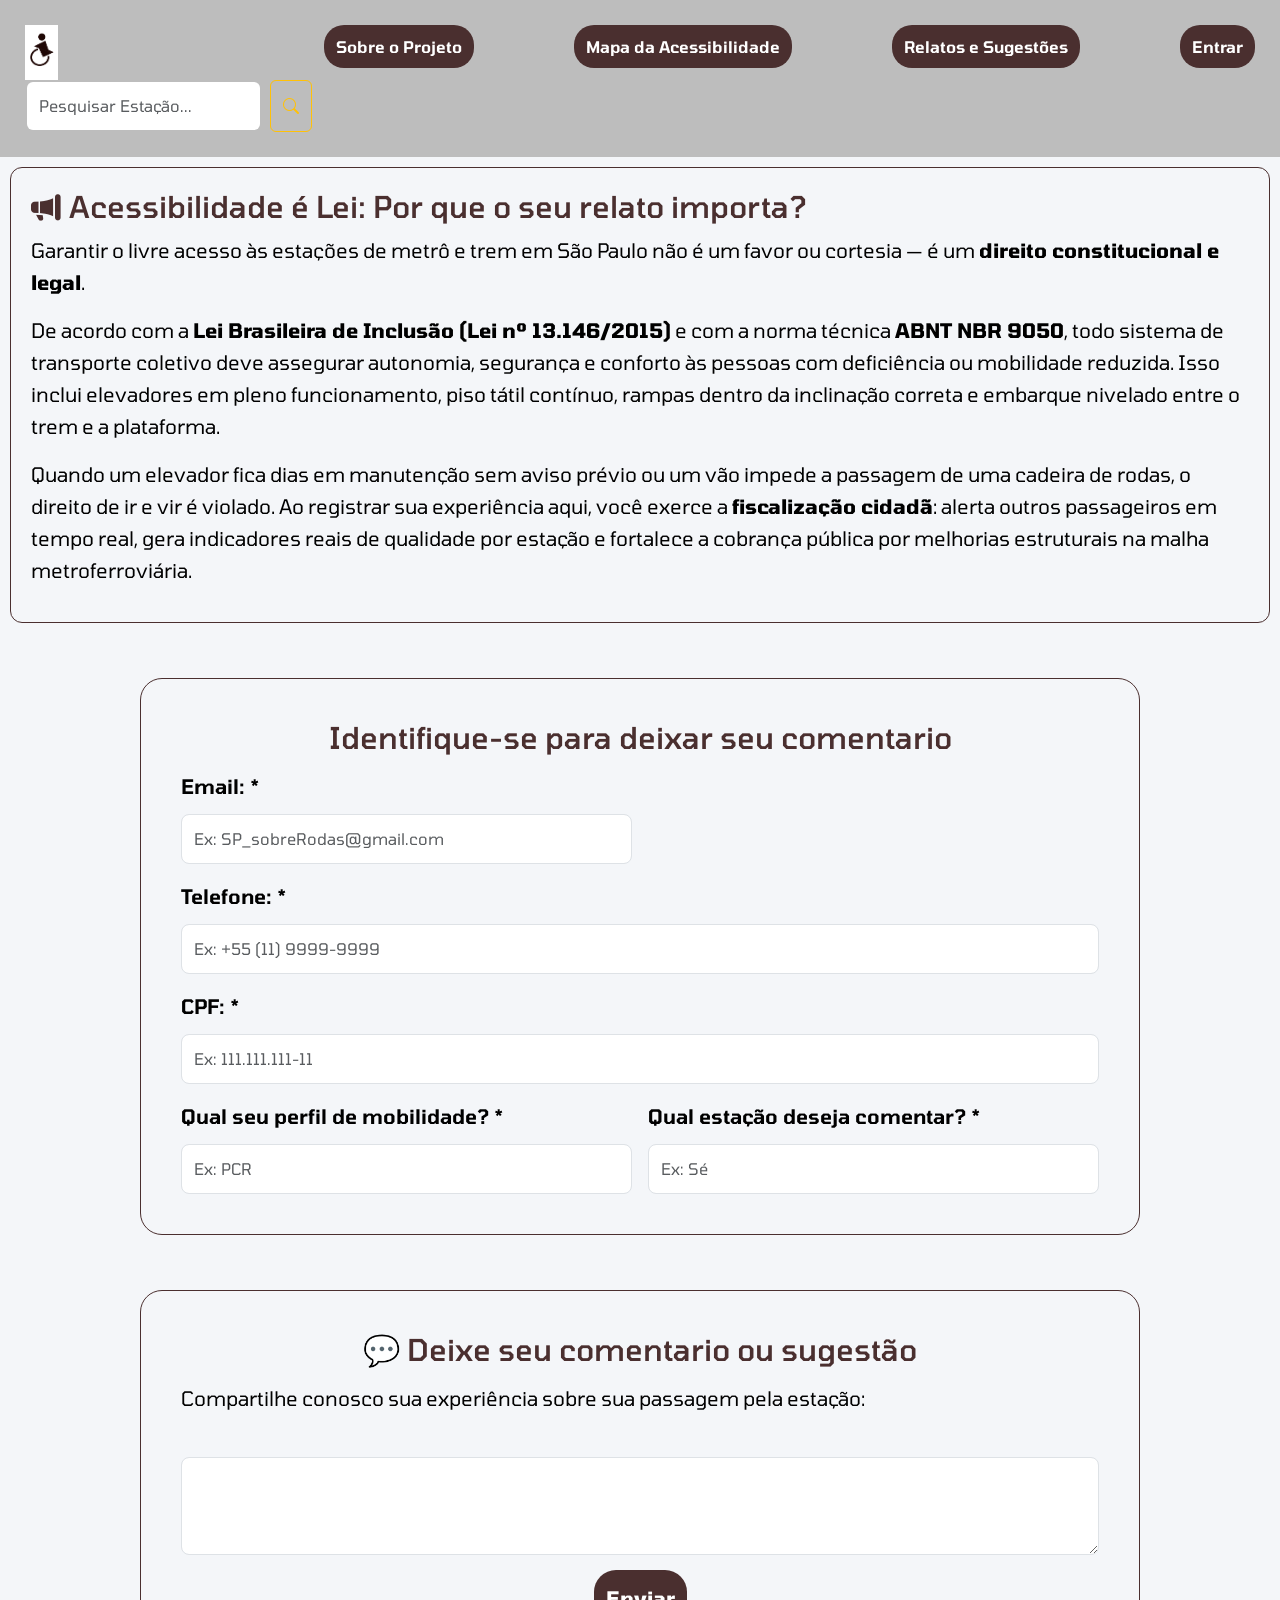
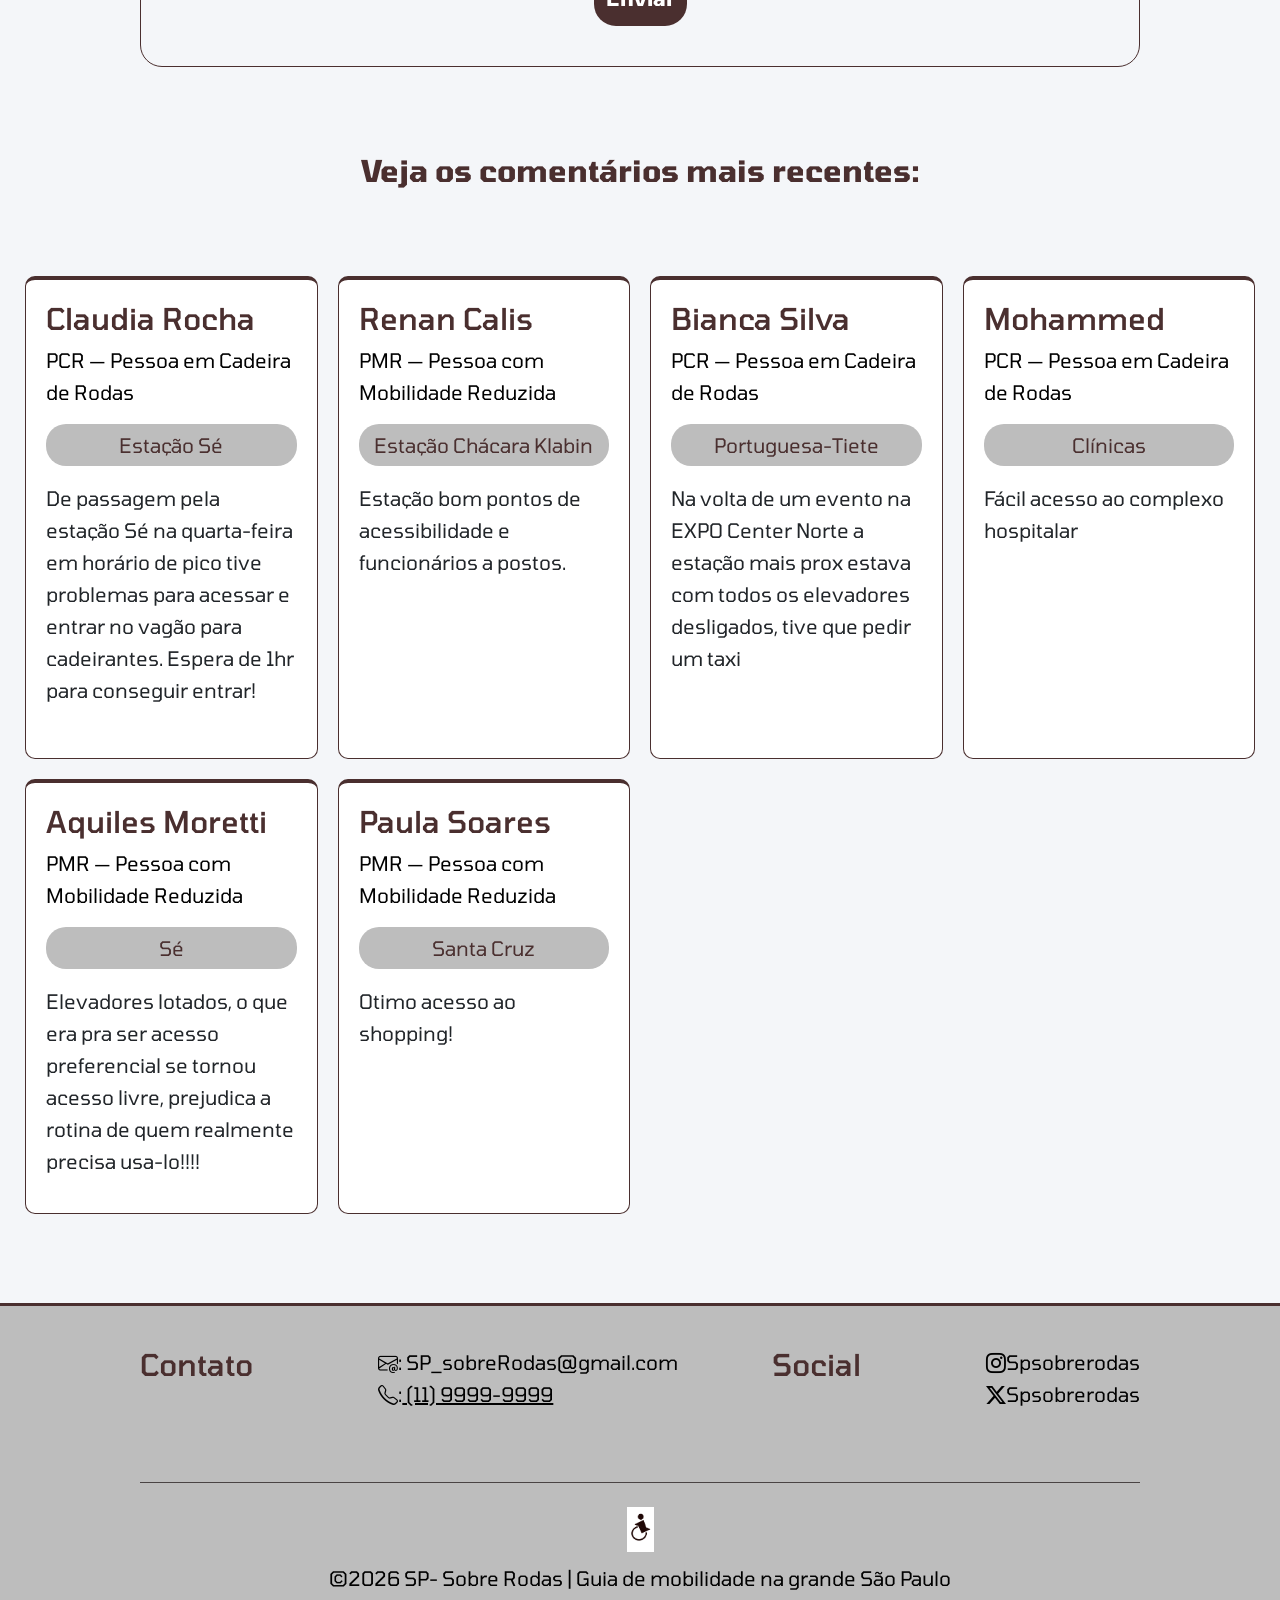
<file: ASSETS/PAGES/Palpite.html>
<!DOCTYPE html>
<html lang="pt-br">
<head>
    <meta charset="UTF-8">
    <meta name="viewport" content="width=device-width, initial-scale=1.0">
    <title> Palpite - SP Sobre Rodas</title>

    <link rel="icon" type="image/svg+xml" href="data:image/svg+xml,%3Csvg xmlns='http://www.w3.org/2000/svg' width='16' height='16' fill='%23ffffff' viewBox='0 0 16 16'%3E%3Cpath d='M13 2.5a1.5 1.5 0 0 1 3 0v11a1.5 1.5 0 0 1-3 0v-.214c-2.162-1.241-4.49-1.843-6.912-2.083l.405 2.712A1 1 0 0 1 5.51 15.1h-.548a1 1 0 0 1-.916-.599l-1.85-3.49-.202-.003A2.014 2.014 0 0 1 0 9V7a2.02 2.02 0 0 1 1.992-2.013 75 75 0 0 0 2.483-.075c3.043-.154 6.148-.849 8.525-2.199zm1 0v11a.5.5 0 0 0 1 0v-11a.5.5 0 0 0-1 0m-1 1.35c-2.344 1.205-5.209 1.842-8 2.033v4.233q.27.015.537.036c2.568.189 5.093.744 7.463 1.993zm-9 6.215v-4.13a95 95 0 0 1-1.992.052A1.02 1.02 0 0 0 1 7v2c0 .55.448 1.002 1.006 1.009A61 61 0 0 1 4 10.065m-.657.975 1.609 3.037.01.024h.548l-.002-.014-.443-2.966a68 68 0 0 0-1.722-.082z'/%3E%3C/svg%3E">

    <link rel="preconnect" href="https://fonts.googleapis.com">
    <link rel="preconnect" href="https://fonts.gstatic.com" crossorigin>
    <link href="https://fonts.googleapis.com/css2?family=Tomorrow:ital,wght@0,100;0,200;0,300;0,400;0,500;0,600;0,700;0,800;0,900;1,100;1,200;1,300;1,400;1,500;1,600;1,700;1,800;1,900&display=swap" rel="stylesheet">

    <link rel="stylesheet" href="https://cdn.jsdelivr.net/npm/bootstrap-icons@1.13.1/font/bootstrap-icons.min.css"> 
    <link href="https://cdn.jsdelivr.net/npm/bootstrap@5.3.3/dist/css/bootstrap.min.css" rel="stylesheet">

    <link rel="stylesheet" href="../CSS/style.css">
</head>
<body>
    <header class="header-container">
        <div class="logo">
            <a href="../../index.html" aria-label="Voltar para a página inicial SP Sobre Rodas">
                <img src="../IMG/sketch1794869266480.png" alt="cadeira de rodas" title="cadeira de rodas">
            </a>
        </div>

        <nav class="nav-capsula" aria-label="Navegação principal">
            <ul class="bar-navegacao">
                <li><a href="../../index.html" class="botoes">Sobre o Projeto</a></li>
                <li><a href="mapa.html" class="botoes">Mapa da Acessibilidade</a></li>
                <li><a href="Palpite.html" class="botoes" aria-current="page">Relatos e Sugestões</a></li>
                <li><a href="cadastro.html" class="botoes">Entrar</a></li>
            </ul>
        </nav>

        <div class="busca-bootstrap">
            <form class="d-flex" role="search" action="mapa.html" method="get">
                <label for="busca-estacao" class="visually-hidden">Pesquisar Estação</label>
                <input id="busca-estacao" class="form-control me-2" type="search" placeholder="Pesquisar Estação..." aria-label="Pesquisar Estação">
                <button class="btn btn-outline-warning" type="submit" aria-label="Buscar estação">
                    <i class="bi bi-search" aria-hidden="true"></i>
                </button>
            </form>
        </div>
    </header>

    <main class="dissetação">
        <section>
            <h1 >
                <i class="bi bi-megaphone-fill me-2" aria-hidden="true"></i>Acessibilidade é Lei: Por que o seu relato importa?
            </h1>
            <p>
                Garantir o livre acesso às estações de metrô e trem em São Paulo não é um favor ou cortesia — é um <strong>direito constitucional e legal</strong>.
            </p>
            <p>
                De acordo com a <strong>Lei Brasileira de Inclusão (Lei nº 13.146/2015)</strong> e com a norma técnica <strong>ABNT NBR 9050</strong>, todo sistema de transporte coletivo deve assegurar autonomia, segurança e conforto às pessoas com deficiência ou mobilidade reduzida. Isso inclui elevadores em pleno funcionamento, piso tátil contínuo, rampas dentro da inclinação correta e embarque nivelado entre o trem e a plataforma.
            </p>
            <p >
                Quando um elevador fica dias em manutenção sem aviso prévio ou um vão impede a passagem de uma cadeira de rodas, o direito de ir e vir é violado. Ao registrar sua experiência aqui, você exerce a <strong>fiscalização cidadã</strong>: alerta outros passageiros em tempo real, gera indicadores reais de qualidade por estação e fortalece a cobrança pública por melhorias estruturais na malha metroferroviária.
            </p>
        </section> 
    </main>
<section class="infos-b2d secao-formulario-b2d">
            <h2>Identifique-se para deixar seu comentario</h2>
            
            <form class="row g-3 form-b2d-estilizado">
                <div class="col-md-6">
                    <label for="inputEmail4" class="form-label">Email: *</label>
                    <input type="email" class="form-control" id="inputEmail4" placeholder="Ex: SP_sobreRodas@gmail.com">
                </div>
                <div class="col-12">
                    <label for="inputAddress" class="form-label">Telefone: *</label>
                    <input type="text" class="form-control" id="inputAddress" placeholder="Ex: +55 (11) 9999-9999">
                </div>
                <div class="col-12">
                    <label for="inputAddress2" class="form-label">CPF: *</label>
                    <input type="text" class="form-control" id="inputAddress2" placeholder="Ex: 111.111.111-11">
                </div>
                <div class="col-md-6">
                    <label for="inputPassword4" class="form-label">Qual seu perfil de mobilidade? *</label>
                    <input type="text" class="form-control" id="inputPassword4" placeholder="Ex: PCR ">
                </div>
                <div class="col-md-6">
                    <label for="inputCity" class="form-label">Qual estação deseja comentar? *</label>
                    <input type="text" class="form-control" id="inputCity" placeholder="Ex: Sé">
                </div>
            </form>

        </section>
    <section class="comentarios">
        <h2> 💬 Deixe seu comentario ou sugestão</h2>
        <p> Compartilhe conosco sua experiência sobre sua passagem pela estação:</p>
    <div class="form-field">
        <label for="fieldTextarea" class="form-label"></label>
        <textarea class="form-control" id="fieldTextarea" rows="3"></textarea>
        <button class="btn-solid" type="submit">Enviar</button>
    </div>
    </section>


            <h2>Veja os comentários mais recentes:</h2>
            <div class="card-container">
                <article class="card">
                    <h3 class="titulo-card">Claudia Rocha</h3>
                    <p>PCR — Pessoa em Cadeira de Rodas </p>
                    <p>Estação Sé</p>
                    <p>De passagem pela estação Sé na quarta-feira em horário de pico tive problemas para acessar e entrar no vagão para cadeirantes. Espera de 1hr para conseguir entrar!</p>    </p >
                </article>
                <article class="card">
                    <h3 class="titulo-card">Renan Calis</h3>
                    <p>PMR — Pessoa com Mobilidade Reduzida</p>
                    <p>Estação Chácara Klabin</p>
                    <p>Estação bom pontos de acessibilidade e funcionários a postos.</p >
                </article>
                <article class="card">
                    <h3 class="titulo-card">Bianca Silva</h3>
                    <p>PCR — Pessoa em Cadeira de Rodas</p>
                    <p>Portuguesa-Tiete</p >
                    <p>Na volta de um evento na EXPO Center Norte a estação mais prox estava com todos os elevadores desligados, tive que pedir um taxi</p>
                </article>
                <article class="card">
                    <h3 class="titulo-card">Mohammed </h3>
                    <p>PCR — Pessoa em Cadeira de Rodas</p>
                    <p>Clínicas</p>
                    <p>Fácil acesso ao complexo hospitalar</p>
                </article>
                <article class="card">
                    <h3 class="titulo-card">Aquiles Moretti</h3>
                    <p>PMR — Pessoa com Mobilidade Reduzida</p>
                    <p>Sé</p>
                    <p>Elevadores lotados, o que era pra ser acesso preferencial se tornou acesso livre, prejudica a rotina de quem realmente precisa usa-lo!!!!</p >
                </article>
                <article class="card">
                    <h3 class="titulo-card">Paula Soares</h3>
                    <p>PMR — Pessoa com Mobilidade Reduzida</p>
                    <p>Santa Cruz</p>
                    <p>Otimo acesso ao shopping!</p >
                </article>
            </div>
<footer>
    <div class="footer-coluna">
        <h4 class="contato">Contato</h4>
        <ul>
            <li><i class="bi bi-envelope-at"></i>: SP_sobreRodas@gmail.com</li>
            <li><i class="bi bi-telephone"></i>:<a href="tel: (11) 9999-9999"> (11) 9999-9999</a></li>
        </ul>
        <h4 class="redessociais">Social</h4>
        <ul>
            <li><i class="bi bi-instagram"></i>Spsobrerodas</li>
            <li><i class="bi bi-twitter-x"></i>Spsobrerodas</li>
        </ul>
        <div class="footer-marca">
            <img class="logo-footer" src="../IMG/sketch1794869266480.png" alt="Logo" title="cadeira de rodas">
            <p>&copy;2026 SP- Sobre Rodas | Guia de mobilidade na grande São Paulo </p>
        </div>
</footer>
</html>
</file>
<file: ASSETS/CSS/style.css>
:root{
    --bg-principal: #f4f6f9;
    --texto-principal: #000000;
    --cor-destaque: #4a2f2f;
    --cor-subtitulo: #ffffff;
    --bg-escuro: #bdbdbd;

    --fonte-principal: "Tomorrow", sans-serif;

    --tamanho-subtitulo: 30px;
    --tamanho-texto: 20px;
    --tamanho-subtitulo2: 25px;
}
body {
    background-color: var(--bg-principal);
    color: var(--texto-principal);
    font-family: var(--fonte-principal);
    font-size: var(--tamanho-texto);
    line-height: 1.6;
}
.header-container {
    background-color: var(--bg-escuro);
    padding: 25px;
    display: flex;
    flex-wrap: wrap;
    justify-content: space-between;
    align-items: center;
}
.logo img {
    height: 55px;
    width: auto;
    display: block;
}
.nav-capsula .bar-navegacao {
    list-style: none;
    display: flex;
    flex-wrap: wrap;
    gap: 100px;
}
.botoes {
    color: var(--texto-principal);
    text-decoration: none;
    font-weight: 600;
    padding: 25px;
    border-radius: 20px;
    transition: background-color 0.3s, color 0.3s;
}
.botoes:hover {
    background-color: var(--cor-destaque);
    color: var(--cor-subtitulo);
}
.busca-bootstrap .form-control {
    color: var(--cor-subtitulo);
    border: 2px solid transparent;
}
.dissetação {
    margin: 10px;
    padding: 20px;
    background-color: var(--bg-card);
    border-radius: 12px;
    border-left: 6px solid var(--cor-destaque);
    border: 1px solid var(--cor-destaque);
}
.dissetação h1 {
    font-size: var(--tamanho-subtitulo);
    color: var(--cor-destaque);
    margin-bottom: 10px;
}
.infos-b2d,
.comentarios {
    max-width: 1000px;
    margin: 55px auto;
    padding: 40px;
    background-color: var(--bg-card);
    border-radius: 22px;
    border: 1px solid var(--cor-destaque);
}
.infos-b2d h2,
.comentarios h2 {
    font-size: var(--tamanho-subtitulo);
    color: var(--cor-destaque);
    margin-bottom:15px;
}
.form-label {
    color: var(--texto-principal);
    font-weight: 600;
    margin-bottom: 12px;
}
.form-control,
.form-select {
    color: var(--cor-subtitulo);
    font-family: var(--fonte-principal);
    font-size: 16px;
    border-radius: 8px;
    padding: 12px;
}
.form-field {
    display: flex;
    flex-direction: column;
    gap: 15px;
}
.btn-solid {
    align-self: center;
    background-color: var(--cor-destaque);
    color: var(--cor-subtitulo);
    font-family: var(--fonte-principal);
    font-weight: 700;
    font-size: var(--tamanho-texto);
    padding: 12px 12px;
    border: none;
    border-radius: 22px;
    cursor: pointer;
    transition: transform 0.2s, opacity 0.2s;
}
.btn-solid:hover {
    opacity: 0.9;
    transform: translateY(-2px);
}
body > h2 {
    max-width: 1000px;
    margin: 33px auto 33px auto;
    padding: 30px;
    font-size: var(--tamanho-subtitulo);
    color: var(--cor-destaque);
    font-weight: 700;
}
.card-container {
    max-width: 10000px;
    padding: 25px;
    display: grid;
    grid-template-columns: repeat(auto-fit, minmax(290px, 1fr));
    gap: 20px;
}
.card {
    border: 1px solid var(--cor-destaque);
    border-top: 4px solid var(--cor-destaque);
    border-radius: 10px;
    padding: 20px;
}
.titulo-card {
    font-size: var(--tamanho-subtitulo);
    color: var(--cor-destaque);
}
.card p {
    font-size: var(--tamanho-texto);
}

.card p:nth-of-type(1) {
    font-weight: var(--fonte-principal);
    color: var(--texto-principal);
}
.card p:nth-of-type(2) {
    text-align: center;
    background-color: var(--bg-escuro);
    color: var(--cor-destaque);
    padding: 5px;
    border-radius: 20px;
    font-size: var(--tamanho-texto);
}
footer {
    background-color: var(--bg-escuro);
    color: var(--texto-principal);
    padding: 40px 32px;
    border-top: 3px solid var(--cor-destaque);
    margin-top: 64px;
}
.footer-coluna {
    max-width: 1000px;
    margin: 0 auto;
    display: flex;
    flex-wrap: wrap;
    justify-content: space-between;
    align-items: flex-start;
    gap: 32px;
}

footer h4 {
    color: var(--cor-destaque);
    font-size: var(--tamanho-subtitulo);
}
footer ul li {
    list-style: none;
}
footer a {
    color: var(--texto-principal);
}
footer a:hover {
    color: var(--cor-destaque);
    text-decoration: underline;
}
.footer-marca {
    width: 100%;
    text-align: center;
    padding-top: 24px;
    margin-top: 24px;
    border-top: 1px solid #4a4444;
}
.logo-footer {
    height: 45px;
    margin-bottom: 10px;
}
.form {
    background-color: var(--bg-principal);
    display: flex;
    flex-direction: column;
    align-items: center;
    justify-content: center;
    gap: 16px;
    max-width: 600px;
    margin: 40px auto;
    padding: 20px;
    border-radius: 16px;
    color: var(--texto-principal);
    font-family: var(--fonte-principal);
    border: 1px solid var(--cor-destaque);
}
.titulos {
    font-size: var(--tamanho-subtitulo);
    font-weight: 700;
    margin-bottom: 24px;
    color: var(--cor-destaque);
    text-align: center;
}
.box-cad {
    position: relative; 
    display: flex;
    flex-direction: column;
    width: 100%;
    gap: 6px; 
}
.box-cad i,
.box-cad .icone {
    position: absolute;
    bottom: 10px; 
    left: 12px;   
    color: var(--texto-principal);
    opacity: 0.7;
    z-index: 2;
    pointer-events: none;
}
.box-cad label{
    display: flex;
    font-size: 16px;
    color: var(--texto-principal);
    font-weight: 400;
    width: 100%;
    height: auto;
    padding: 10px;
}
.box-cad input {
    background-color: var(--bg-principal);
    border: 1px solid var(--cor-destaque);
    border-radius: 8px;
    padding: 12px 16px 12px 45px;
    color: var(--texto-principal);
    font-size: 16px;
    outline: none;
    transition: border-color 0.2s, box-shadow 0.2s;
    width: 100%;
    box-sizing: border-box;
}
.form > div:last-of-type {
    display: flex;
    gap: 12px;
    margin-top: 24px;
}
.botoes {
    background-color: var(--cor-destaque);
    color: var(--cor-subtitulo);
    border: none;
    border-radius: 20px;
    padding: 12px;
    font-size: 16px;
    font-weight: 600;
    cursor: pointer;
    transition: background-color 0.2s, transform 0.1s;
    width: 100%;
}
.botoes:hover {
    opacity: 0.9;
}
.botoes:active {
    transform: scale(0.98);
}
.botoes[type="reset"] {
    background-color: transparent;
    border: 1px solid var(--cor-destaque);
    color: var(--texto-principal);
}
.botoes[type="reset"]:hover {
    background-color: var(--bg-escuro);
}
.botao-cad {
    text-align: center;
    color: var(--cor-destaque);
    text-decoration: none;
    font-size: 14px;
    margin-top: 8px;
    transition: color 0.2s;
    font-weight: 600;
}
.botao-cad:hover {
    text-decoration: underline;
}
.btn-editorial {
    display: inline-block;
    background-color: #4a2c24;
    color: #ffffff;
    text-decoration: none;
    font-weight: 600;
    font-size: 15px;
    padding: 10px 24px;
    border-radius: 25px;
    transition: opacity 0.2s;
}
.btn-editorial:hover, .botaoslide:hover {
    opacity: 0.9;
    color: #ffffff;
}
.botaoslide {
    background-color: transparent;
    color: #4a2c24;
    border: 1px solid #4a2c24;
    font-weight: 700;
    font-size: 13px;
    padding: 8px 20px;
    border-radius: 20px;
    margin-top: 20px;
    cursor: pointer;
    align-self: flex-start;
    transition: background-color 0.2s, color 0.2s;
}
.container1{
    width: 100%;
    max-width: 95%;
    margin-top: 30px;
    margin-left: 20px;
}
.editorial{
    display: grid;
    grid-template-columns: 2fr 1fr;
    gap: 24px;
    margin-bottom: 20px;
    align-items: stretch;
}
.destaque-principal{
    border: 1px solid var(--cor-destaque);
    border-radius: 14px;
    padding: 32px;
    display: flex;
    flex-direction: column;
    justify-content:space-between;
}
.destaque-principal h1, .destaque-principal h2{
    font-size: 25px;
    font-weight: 700;
    margin-bottom: 12px;
    line-height: 30px;
    color:var(--cor-destaque);
}
.destaque-principal img,
.imgeditorial img {
    width: 100%;
    height: 460px;
    object-fit: cover;
    border-radius: 10px;
    border: 1px solid #4a2c24;
    margin-top: 16px;
}
.editorial aside {
    background-color: #ffffff;
    border: 1px solid #4a2c24;
    border-radius: 14px;
    padding: 28px;
    display: flex;
    flex-direction: column;
    justify-content: space-between;
}
.editorial aside h2 {
    font-size: var(--tamanho-subtitulo2);
    font-weight: 700;
    color: #4a2c24;
    padding-bottom: 12px;
    margin-bottom: 18px;
    border-bottom: 1px solid #4a2c24;
}
.editorial aside article {
    padding-bottom: 16px;
    margin-bottom: 16px;
    border-bottom: 1px solid #d4d4d8;
}
.editorial aside article:last-child {
    border-bottom: none;
    margin-bottom: 0px;
    padding-bottom: 0px;
}
.editorial aside article div {
    display: flex;
    flex-wrap: wrap;
    align-items: center;
    gap: 8px;
    margin-bottom: 6px;
    font-size: 15px;
}
.categoria-obra {
    background-color: #cccccc;
    color: #1f1f1f;
    font-weight: 600;
    padding: 3px 12px;
    border-radius: 20px;
}
.editorial aside time {
    color: #52525b;
}
.editorial aside h3 {
    font-size: var(--tamanho-texto);
    font-weight: 700;
    color: var(--cor-destaque);
    margin-bottom: 6px;
    line-height: 22px;
}
.dissertacao-projeto {
    grid-column: 1 / -1;
    width: 100%;
    background-color: #ffffff;
    border: 1px solid #4a2c24;
    border-radius: 14px;
    padding: 32px;
    margin-bottom: 32px;
}
@media (max-width: 900px) {
    .editorial {
        grid-template-columns: 1fr;
    }
}
#catalogo{
    width: 100%;
    padding: 32px;
}
#catalogo h2, #catalogo h3,#catalogo p, #catalogo .criterios, #catalogo .mapa1{
    width: 90%;
    margin-left: auto;
    margin-right: auto;
}
#catalogo .mapa1 {
    width: 90%;
    margin-bottom: 80px;
    margin-top: 40px;
    display: flex;
    justify-content: center;
}
#catalogo .mapa1 img{
    width:80%;
    height: auto;
    display: block;
    border-radius: 12px;
}
#catalogo .card-container{
    width: 100%;
    max-width: 100%;
    padding: 0px;
    margin: 22px;
    display: flex;
    flex-direction: column;
    align-items: center;
    gap: 30px;
}
#catalogo .card{
    width: 80%;
    padding: 28px;
    display: flex;
    flex-direction: column;
}
#catalogo .card img {
    width: 100%;
    height: auto;
    object-fit: contain;
}
h2{
    color: var(--cor-destaque);
    text-align: center;
    font-size: var(--tamanho-subtitulo)
}
h3{
    font-size: var(--tamanho-subtitulo2);
}
.tabela-wrapper{
    width: 100%;
    max-width: auto;
}
.tabela-acessibilidade{
    width: 100%;
}
</file>
